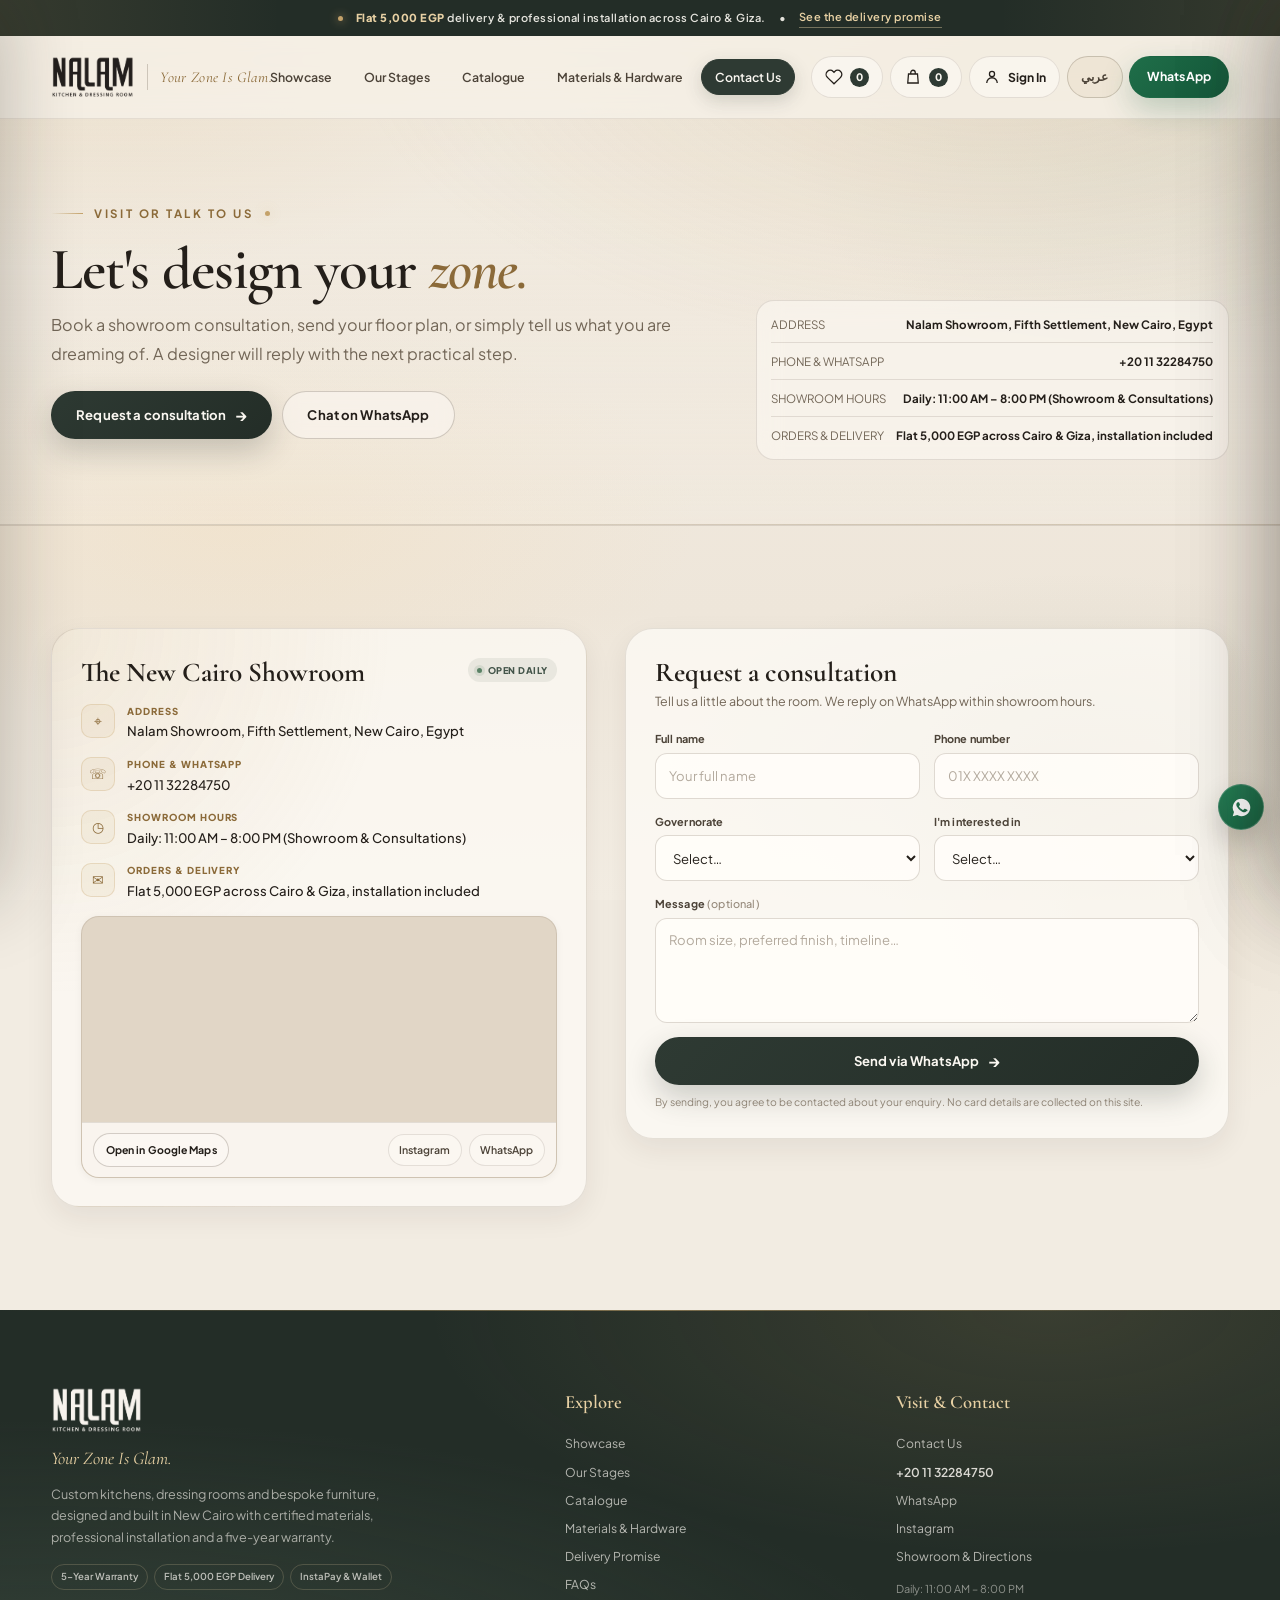
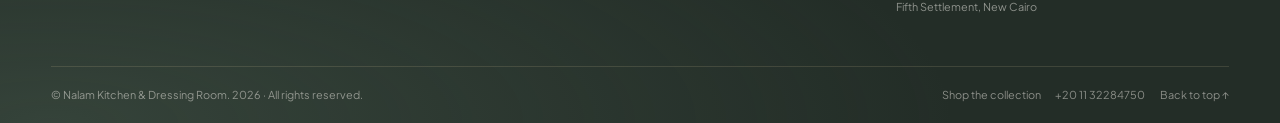
<file: contact.html>
<!DOCTYPE html>
<html lang="en" dir="ltr">
<head>
  <meta charset="UTF-8">
  <meta name="viewport" content="width=device-width, initial-scale=1.0">
  <title>Contact &amp; Showroom Consultation — Nalam New Cairo</title>
  <meta name="description" content="Visit the Nalam New Cairo showroom in Fifth Settlement or book a kitchen, dressing room and bespoke furniture consultation. Call, message on WhatsApp, or send your floor plan.">
  <meta name="robots" content="index, follow">
  <meta name="theme-color" content="#F2ECE2">
  <link rel="canonical" href="https://mody13255.github.io/Nalam-website/">
  <link rel="icon" type="image/png" href="assets/logo.png">
  <link rel="apple-touch-icon" href="assets/logo.png">
  <link rel="preconnect" href="https://fonts.googleapis.com">
  <link rel="preconnect" href="https://fonts.gstatic.com" crossorigin>
  <link href="https://fonts.googleapis.com/css2?family=Amiri:wght@400;700&family=Cairo:wght@400;500;600;700;800&family=Cormorant+Garamond:ital,wght@0,500;0,600;0,700;1,400;1,500;1,600&family=Plus+Jakarta+Sans:wght@400;500;600;700;800&display=swap" rel="stylesheet">
  <link rel="stylesheet" href="css/style.css">

  <meta property="og:type" content="website">
  <meta property="og:site_name" content="Nalam Kitchen &amp; Dressing Room">
  <meta property="og:locale" content="en_US">
  <meta property="og:locale:alternate" content="ar_EG">
  <meta property="og:title" content="Contact Nalam — New Cairo Showroom &amp; Consultations">
  <meta property="og:description" content="Book a private material consultation, see certified finishes in person, or send your dimensions on WhatsApp. Nalam, Fifth Settlement, New Cairo.">
  <meta property="og:url" content="https://mody13255.github.io/Nalam-website/">
  <meta property="og:image" content="https://mody13255.github.io/Nalam-website/assets/og-nalam.jpg">
  <meta property="og:image:secure_url" content="https://mody13255.github.io/Nalam-website/assets/og-nalam.jpg">
  <meta property="og:image:width" content="1200">
  <meta property="og:image:height" content="630">
  <meta property="og:image:alt" content="Nalam completed sage green kitchen with marble island and warm lighting in New Cairo">
  <meta property="og:phone_number" content="+20 11 32284750">
  <meta name="twitter:card" content="summary_large_image">
  <meta name="twitter:title" content="Contact Nalam — New Cairo Showroom">
  <meta name="twitter:description" content="Bespoke kitchens, dressing rooms and custom furniture. Visit our Fifth Settlement showroom or talk to a designer on WhatsApp.">
  <meta name="twitter:image" content="https://mody13255.github.io/Nalam-website/assets/og-nalam.jpg">
  <meta name="twitter:image:alt" content="Nalam completed sage green kitchen with marble island and warm lighting">

  <script>
    !function(f,b,e,v,n,t,s){if(f.fbq)return;n=f.fbq=function(){n.callMethod?n.callMethod.apply(n,arguments):n.queue.push(arguments)};if(!f._fbq)f._fbq=n;n.push=n;n.loaded=!0;n.version='2.0';n.queue=[];t=b.createElement(e);t.async=!0;t.src=v;s=b.getElementsByTagName(e)[0];s.parentNode.insertBefore(t,s)}(window,document,'script','https://connect.facebook.net/en_US/fbevents.js');
    window.NALAM_META_PIXEL_ID = 'YOUR_PIXEL_ID_HERE';
    window.NALAM_PIXEL_READY = false;
    if (window.NALAM_META_PIXEL_ID && window.NALAM_META_PIXEL_ID !== 'YOUR_PIXEL_ID_HERE') {
      fbq('init', window.NALAM_META_PIXEL_ID);
      fbq('track', 'PageView');
      window.NALAM_PIXEL_READY = true;
    }
  </script>

  <script type="application/ld+json">
  {
    "@context": "https://schema.org",
    "@type": "ContactPage",
    "name": "Contact Nalam Kitchen & Dressing Room",
    "url": "https://mody13255.github.io/Nalam-website/contact.html",
    "mainEntity": {
      "@type": "FurnitureStore",
      "name": "Nalam Kitchen & Dressing Room",
      "alternateName": "نالام",
      "image": "https://mody13255.github.io/Nalam-website/assets/og-nalam.jpg",
      "telephone": "+201132284750",
      "priceRange": "EGP 7,800 – EGP 189,000",
      "address": {
        "@type": "PostalAddress",
        "addressLocality": "New Cairo",
        "addressRegion": "Cairo Governorate",
        "addressCountry": "EG"
      },
      "openingHoursSpecification": {
        "@type": "OpeningHoursSpecification",
        "dayOfWeek": ["Monday", "Tuesday", "Wednesday", "Thursday", "Friday", "Saturday", "Sunday"],
        "opens": "11:00",
        "closes": "20:00"
      }
    }
  }
  </script>
</head>
<body data-page="contact"
      data-title-ar="تواصل مع نالام — معرض القاهرة الجديدة والاستشارات"
      data-description-ar="زر معرض نالام في التجمع الخامس بالقاهرة الجديدة أو احجز استشارة مطابخ ودريسينج روم وأثاث مخصص. اتصل أو راسلنا على واتساب أو أرسل مخططك."
      data-description-en="Visit the Nalam New Cairo showroom in Fifth Settlement or book a kitchen, dressing room and bespoke furniture consultation. Call, message on WhatsApp, or send your floor plan.">

  <a class="skip-link" href="#main">Skip to content</a>

  <header class="site-header" id="top">
    <div class="announcement">
      <div class="container announcement-inner">
        <span class="announcement-dot" aria-hidden="true"></span>
        <span data-i18n="announcement_text"><strong>Flat 5,000 EGP</strong> delivery &amp; professional installation across Cairo &amp; Giza.</span>
        <span class="desktop-only" aria-hidden="true">•</span>
        <a href="index.html#delivery" class="announcement-link" data-i18n="announcement_link">See the delivery promise</a>
      </div>
    </div>
    <div class="container header-inner">
      <div class="header-start">
        <button type="button" class="menu-btn" id="mobileMenuBtn" aria-label="Open menu" aria-expanded="false" aria-controls="mobileDrawer">
          <span aria-hidden="true">☰</span>
        </button>
        <a href="index.html" class="brand-lockup" aria-label="Nalam home">
          <img src="assets/logo.png" alt="Nalam — Kitchen &amp; Dressing Room" class="brand-logo" width="433" height="220">
          <span class="brand-divider" aria-hidden="true"></span>
          <span class="brand-slogan">Your Zone Is Glam.</span>
        </a>
      </div>

      <nav aria-label="Primary navigation">
        <ul class="nav-links">
          <li><a href="index.html#showcase" data-nav="showcase" data-i18n="nav_showcase">Showcase</a></li>
          <li><a href="index.html#stages" data-nav="stages" data-i18n="nav_stages">Our Stages</a></li>
          <li><a href="index.html#catalogue" data-nav="catalogue" data-i18n="nav_catalogue">Catalogue</a></li>
          <li><a href="index.html#materials" data-nav="materials" data-i18n="nav_materials">Materials &amp; Hardware</a></li>
          <li><a href="#contact" class="active" data-nav="contact" data-i18n="nav_contact">Contact Us</a></li>
        </ul>
      </nav>

      <div class="header-actions">
        <button type="button" class="icon-btn" data-open-wishlist aria-label="Open wishlist">
          <svg class="icon" width="18" height="18" viewBox="0 0 24 24" fill="none" stroke="currentColor" stroke-width="1.7" aria-hidden="true"><path d="M20.8 4.6a5.5 5.5 0 0 0-7.8 0L12 5.7l-1.1-1.1a5.5 5.5 0 0 0-7.8 7.8l1.1 1.1L12 21l7.8-7.5 1.1-1.1a5.5 5.5 0 0 0-.1-7.8Z"/></svg>
          <span class="badge-count" data-wish-badge>0</span>
        </button>
        <button type="button" class="icon-btn" data-open-cart aria-label="Open shopping cart">
          <svg class="icon" width="18" height="18" viewBox="0 0 24 24" fill="none" stroke="currentColor" stroke-width="1.7" aria-hidden="true"><path d="M6 8h12l1 12H5L6 8Z"/><path d="M9 8V6a3 3 0 0 1 6 0v2"/></svg>
          <span class="badge-count" data-cart-badge>0</span>
        </button>
        <button type="button" class="icon-btn" data-open-auth aria-label="Open account">
          <svg class="icon" width="18" height="18" viewBox="0 0 24 24" fill="none" stroke="currentColor" stroke-width="1.7" aria-hidden="true"><circle cx="12" cy="8" r="3.4"/><path d="M5 20a7 7 0 0 1 14 0"/></svg>
          <span class="icon-btn-label" data-account-label>Sign In</span>
        </button>
        <button type="button" class="lang-toggle" data-lang-toggle aria-label="Switch language">
          <span data-i18n="lang_btn">عربي</span>
        </button>
        <a href="https://wa.me/201132284750" target="_blank" rel="noopener noreferrer" class="btn btn-wa header-wa" data-i18n="nav_wa">WhatsApp</a>
      </div>
    </div>
  </header>

  <div class="mobile-drawer-backdrop" id="mobileDrawerBackdrop"></div>
  <aside class="mobile-drawer" id="mobileDrawer" aria-label="Mobile navigation" aria-hidden="true">
    <div class="mobile-drawer-head">
      <img src="assets/logo.png" alt="Nalam" width="433" height="220">
      <button type="button" class="drawer-close" id="mobileDrawerCloseBtn" aria-label="Close menu">&times;</button>
    </div>
    <nav aria-label="Mobile primary navigation">
      <ul class="mobile-drawer-links">
        <li><a href="index.html#showcase" data-i18n="nav_showcase">Showcase</a></li>
        <li><a href="index.html#stages" data-i18n="nav_stages">Our Stages</a></li>
        <li><a href="index.html#catalogue" data-i18n="nav_catalogue">Catalogue</a></li>
        <li><a href="index.html#materials" data-i18n="nav_materials">Materials &amp; Hardware</a></li>
        <li><a href="index.html#delivery" data-i18n="nav_delivery">Delivery Promise</a></li>
        <li><a href="#contact" data-i18n="nav_contact">Contact Us</a></li>
      </ul>
    </nav>
    <div class="mobile-drawer-actions">
      <button type="button" class="btn btn-outline btn-block" data-open-auth>
        <span data-account-label>Sign In</span>
      </button>
      <button type="button" class="btn btn-outline btn-block" data-open-wishlist>
        <span data-i18n="nav_wishlist">Wishlist</span>
      </button>
      <a href="https://wa.me/201132284750" target="_blank" rel="noopener noreferrer" class="btn btn-wa btn-block" data-i18n="nav_wa">WhatsApp</a>
    </div>
    <div class="mobile-drawer-meta">
      <a href="tel:+201132284750" dir="ltr">+20 11 32284750</a>
      <span data-config-hours>Daily: 11:00 AM – 8:00 PM (Showroom &amp; Consultations)</span>
    </div>
  </aside>

  <main id="main">
    <section class="page-hero">
      <div class="container page-hero-grid">
        <div class="reveal">
          <div class="eyebrow" data-i18n="contact_eyebrow">VISIT OR TALK TO US</div>
          <h1 class="section-title" data-i18n="contact_title">Let's design your <em>zone.</em></h1>
          <p class="section-lead" data-i18n="contact_lead">Book a showroom consultation, send your floor plan, or simply tell us what you are dreaming of. A designer will reply with the next practical step.</p>
          <div class="hero-actions" style="margin-top: 1.4rem;">
            <a href="#contact-form" class="btn btn-primary">
              <span data-i18n="contact_form_title">Request a consultation</span>
              <span class="arrow" aria-hidden="true">→</span>
            </a>
            <a href="https://wa.me/201132284750" target="_blank" rel="noopener noreferrer" class="btn btn-outline" data-i18n="btn_wa_direct">Chat on WhatsApp</a>
          </div>
        </div>
        <div class="page-hero-meta reveal">
          <div class="page-hero-meta-item">
            <span data-i18n="showroom_address_label">ADDRESS</span>
            <strong data-i18n="showroom_address">Nalam Showroom, Fifth Settlement, New Cairo, Egypt</strong>
          </div>
          <div class="page-hero-meta-item">
            <span data-i18n="showroom_phone_label">PHONE &amp; WHATSAPP</span>
            <a href="tel:+201132284750" dir="ltr">+20 11 32284750</a>
          </div>
          <div class="page-hero-meta-item">
            <span data-i18n="showroom_hours_label">SHOWROOM HOURS</span>
            <strong data-i18n="showroom_hours">Daily: 11:00 AM – 8:00 PM (Showroom &amp; Consultations)</strong>
          </div>
          <div class="page-hero-meta-item">
            <span data-i18n="showroom_orders_label">ORDERS &amp; DELIVERY</span>
            <strong data-i18n="showroom_orders">Flat 5,000 EGP across Cairo &amp; Giza, installation included</strong>
          </div>
        </div>
      </div>
    </section>

    <section class="contact-section section-pad" id="contact">
      <div class="container">
        <div class="contact-grid">
          <div class="showroom-card reveal">
            <div class="showroom-top">
              <h3 data-i18n="showroom_title">The New Cairo Showroom</h3>
              <span class="showroom-open" data-i18n="showroom_open">Open daily</span>
            </div>
            <div class="showroom-item">
              <div class="showroom-icon" aria-hidden="true">⌖</div>
              <div>
                <h4 data-i18n="showroom_address_label">ADDRESS</h4>
                <p data-i18n="showroom_address">Nalam Showroom, Fifth Settlement, New Cairo, Egypt</p>
              </div>
            </div>
            <div class="showroom-item">
              <div class="showroom-icon" aria-hidden="true">☏</div>
              <div>
                <h4 data-i18n="showroom_phone_label">PHONE &amp; WHATSAPP</h4>
                <p><a href="tel:+201132284750" dir="ltr">+20 11 32284750</a></p>
              </div>
            </div>
            <div class="showroom-item">
              <div class="showroom-icon" aria-hidden="true">◷</div>
              <div>
                <h4 data-i18n="showroom_hours_label">SHOWROOM HOURS</h4>
                <p data-i18n="showroom_hours">Daily: 11:00 AM – 8:00 PM (Showroom &amp; Consultations)</p>
              </div>
            </div>
            <div class="showroom-item">
              <div class="showroom-icon" aria-hidden="true">✉</div>
              <div>
                <h4 data-i18n="showroom_orders_label">ORDERS &amp; DELIVERY</h4>
                <p data-i18n="showroom_orders">Flat 5,000 EGP across Cairo &amp; Giza, installation included</p>
              </div>
            </div>
            <div class="map-box">
              <iframe src="https://maps.google.com/maps?q=New%20Cairo,%20Cairo%20Governorate,%20Egypt&t=&amp;z=13&amp;ie=UTF8&amp;iwloc=&amp;output=embed" title="Nalam showroom location in New Cairo" loading="lazy" referrerpolicy="no-referrer-when-downgrade"></iframe>
              <div class="map-bar">
                <a href="https://maps.app.goo.gl/vt4eZUMmj4ZkwLQM6" target="_blank" rel="noopener noreferrer" class="btn btn-outline btn-sm" data-i18n="showroom_map_cta">Open in Google Maps</a>
                <div class="showroom-socials">
                  <a class="social-chip" href="https://www.instagram.com/nalam.kitchen.dressingroom/" target="_blank" rel="noopener noreferrer">Instagram</a>
                  <a class="social-chip" href="https://wa.me/201132284750" target="_blank" rel="noopener noreferrer">WhatsApp</a>
                </div>
              </div>
            </div>
          </div>

          <form class="contact-form reveal" id="contactForm" novalidate>
            <div class="contact-form-head" id="contact-form">
              <h3 data-i18n="contact_form_title">Request a consultation</h3>
              <p data-i18n="contact_form_sub">Tell us a little about the room. We reply on WhatsApp within showroom hours.</p>
            </div>
            <div class="form-grid">
              <div class="form-field">
                <label for="contactName" data-i18n="form_name">Full name</label>
                <input type="text" id="contactName" name="name" autocomplete="name" placeholder="Your full name" required>
                <span class="field-error" data-error-for="contactName"></span>
              </div>
              <div class="form-field">
                <label for="contactPhone" data-i18n="form_phone">Phone number</label>
                <input type="tel" id="contactPhone" name="phone" autocomplete="tel" inputmode="tel" placeholder="01X XXXX XXXX" dir="ltr" required>
                <span class="field-error" data-error-for="contactPhone"></span>
              </div>
              <div class="form-field">
                <label for="contactGov" data-i18n="form_governorate">Governorate</label>
                <select id="contactGov" name="governorate" required>
                  <option value="" data-i18n="form_select">Select…</option>
                  <option value="Cairo" data-i18n="gov_cairo">Cairo</option>
                  <option value="Giza" data-i18n="gov_giza">Giza</option>
                </select>
                <span class="field-error" data-error-for="contactGov"></span>
              </div>
              <div class="form-field">
                <label for="contactInterest" data-i18n="form_interest">I'm interested in</label>
                <select id="contactInterest" name="interest" required>
                  <option value="" data-i18n="form_select">Select…</option>
                  <option value="Kitchen" data-i18n="interest_kitchen">Kitchen</option>
                  <option value="Dressing room" data-i18n="interest_dressing">Dressing room</option>
                  <option value="Bedroom" data-i18n="interest_bedroom">Bedroom</option>
                  <option value="Full home" data-i18n="interest_full">Full home</option>
                  <option value="Other" data-i18n="interest_other">Other</option>
                </select>
                <span class="field-error" data-error-for="contactInterest"></span>
              </div>
              <div class="form-field full">
                <label for="contactMessage" data-i18n="form_message">Message <span>(optional)</span></label>
                <textarea id="contactMessage" name="message" placeholder="Room size, preferred finish, timeline…"></textarea>
              </div>
            </div>
            <button type="submit" class="btn btn-primary btn-block" style="margin-top: 0.9rem;">
              <span data-i18n="form_submit">Send via WhatsApp</span>
              <span class="arrow" aria-hidden="true">→</span>
            </button>
            <p class="form-note" style="margin-top: 0.55rem;" data-i18n="form_note">By sending, you agree to be contacted about your enquiry. No card details are collected on this site.</p>
            <div class="form-success" id="contactSuccess" role="status" data-i18n="form_success">Thank you — your message is ready in WhatsApp. Send it and our team will reply shortly.</div>
          </form>
        </div>
      </div>
    </section>
  </main>

  <footer class="site-footer">
    <div class="container footer-grid">
      <div class="footer-brand">
        <img src="assets/logo-light.png" alt="Nalam — Kitchen &amp; Dressing Room" class="footer-logo" width="433" height="220">
        <p class="footer-slogan">Your Zone Is Glam.</p>
        <p class="footer-desc" data-i18n="footer_desc">Custom kitchens, dressing rooms and bespoke furniture, designed and built in New Cairo with certified materials, professional installation and a five-year warranty.</p>
        <div class="footer-badges">
          <span class="footer-badge" data-i18n="footer_badge_1">5-Year Warranty</span>
          <span class="footer-badge" data-i18n="footer_badge_2">Flat 5,000 EGP Delivery</span>
          <span class="footer-badge" data-i18n="footer_badge_3">InstaPay &amp; Wallet</span>
        </div>
      </div>

      <div class="footer-col">
        <h4 data-i18n="footer_explore">Explore</h4>
        <div class="footer-links">
          <a href="index.html#showcase" data-i18n="nav_showcase">Showcase</a>
          <a href="index.html#stages" data-i18n="nav_stages">Our Stages</a>
          <a href="index.html#catalogue" data-i18n="nav_catalogue">Catalogue</a>
          <a href="index.html#materials" data-i18n="nav_materials">Materials &amp; Hardware</a>
          <a href="index.html#delivery" data-i18n="nav_delivery">Delivery Promise</a>
          <a href="index.html#faq" data-i18n="footer_faq">FAQs</a>
        </div>
      </div>

      <div class="footer-col">
        <h4 data-i18n="footer_visit">Visit &amp; Contact</h4>
        <div class="footer-links">
          <a href="#contact" data-i18n="nav_contact">Contact Us</a>
          <a href="tel:+201132284750" dir="ltr" class="tel-link">+20 11 32284750</a>
          <a href="https://wa.me/201132284750" target="_blank" rel="noopener noreferrer">WhatsApp</a>
          <a href="https://www.instagram.com/nalam.kitchen.dressingroom/" target="_blank" rel="noopener noreferrer">Instagram</a>
          <a href="contact.html" data-i18n="footer_showroom_page">Showroom &amp; Directions</a>
        </div>
        <p class="footer-hours" data-i18n="footer_hours">Daily: 11:00 AM – 8:00 PM<br>Fifth Settlement, New Cairo</p>
      </div>
    </div>
    <div class="container footer-bottom">
      <span>© <span data-i18n="footer_copyright_prefix">Nalam Kitchen &amp; Dressing Room.</span> <span id="footerYear">2026</span> · <span data-i18n="footer_copyright_suffix">All rights reserved.</span></span>
      <div class="footer-bottom-links">
        <a href="index.html#catalogue" data-i18n="footer_shop">Shop the collection</a>
        <a href="tel:+201132284750" dir="ltr">+20 11 32284750</a>
        <a href="#top" data-i18n="footer_back_top">Back to top ↑</a>
      </div>
    </div>
  </footer>

  <div class="side-drawer-backdrop" id="cartBackdrop" data-close-cart></div>
  <aside class="side-drawer" id="cartDrawer" role="dialog" aria-modal="true" aria-labelledby="cartDrawerTitle" aria-hidden="true">
    <div class="drawer-head">
      <div class="drawer-title-wrap">
        <div class="drawer-eyebrow" data-i18n="cart_eyebrow">YOUR SELECTION</div>
        <h3 id="cartDrawerTitle" data-i18n="cart_title">Shopping cart</h3>
        <span class="drawer-head-meta" id="cartHeadMeta">0 items · Cairo &amp; Giza delivery</span>
      </div>
      <button type="button" class="drawer-close" data-close-cart aria-label="Close cart">&times;</button>
    </div>

    <div class="drawer-scroll">
      <div class="drawer-section" id="cartItemsSection">
        <div class="drawer-section-head">
          <h4 data-i18n="cart_items_heading">YOUR PIECES</h4>
          <span id="cartItemsCount">0 items</span>
        </div>
        <div class="cart-items" id="cartItems"></div>
      </div>

      <div class="empty-state" id="cartEmptyState" hidden>
        <div class="empty-icon" aria-hidden="true">◇</div>
        <h4 data-i18n="cart_empty_title">Your cart is still empty.</h4>
        <p data-i18n="cart_empty_desc">Browse the collection and add a piece to begin. Delivery stays a flat 5,000 EGP whenever you are ready.</p>
        <button type="button" class="btn btn-primary btn-sm" data-close-cart data-scroll-catalogue data-i18n="cart_empty_cta">Explore the catalogue</button>
      </div>

      <form class="checkout-form" id="checkoutForm" novalidate hidden>
        <div class="checkout-block">
          <div class="checkout-step-head">
            <h4><span aria-hidden="true">1</span><span data-i18n="checkout_step_details">Delivery details</span></h4>
            <small data-i18n="checkout_required">All fields required</small>
          </div>
          <div class="checkout-fields">
            <div class="checkout-field full">
              <label for="checkoutName" data-i18n="checkout_name">Customer name</label>
              <input type="text" id="checkoutName" name="customerName" autocomplete="name" placeholder="Full name" required>
              <span class="field-error" data-error-for="checkoutName"></span>
            </div>
            <div class="checkout-field">
              <label for="checkoutPhone" data-i18n="checkout_phone">Phone number</label>
              <input type="tel" id="checkoutPhone" name="customerPhone" autocomplete="tel" inputmode="tel" placeholder="01X XXXX XXXX" dir="ltr" required>
              <span class="field-error" data-error-for="checkoutPhone"></span>
            </div>
            <div class="checkout-field">
              <label for="checkoutGov" data-i18n="checkout_gov">Governorate</label>
              <select id="checkoutGov" name="governorate" required>
                <option value="" data-i18n="form_select">Select…</option>
                <option value="Cairo" data-i18n="gov_cairo">Cairo</option>
                <option value="Giza" data-i18n="gov_giza">Giza</option>
              </select>
              <span class="field-error" data-error-for="checkoutGov"></span>
            </div>
            <div class="checkout-field">
              <label for="checkoutFloor" data-i18n="checkout_floor">Floor number <span>(installation logistics)</span></label>
              <select id="checkoutFloor" name="floor" required>
                <option value="" data-i18n="form_select">Select…</option>
                <option value="0" data-i18n="floor_ground">Ground floor</option>
                <option value="1">1</option>
                <option value="2">2</option>
                <option value="higher" data-i18n="floor_higher">Higher</option>
              </select>
              <span class="field-error" data-error-for="checkoutFloor"></span>
            </div>
          </div>
          <div class="checkout-account-note" id="checkoutAccountNote">
            <span data-i18n="checkout_account_required">An account is required to confirm your order. Your cart is saved and resumes after sign-in.</span>
          </div>
        </div>

        <div class="checkout-block">
          <div class="checkout-step-head">
            <h4><span aria-hidden="true">2</span><span data-i18n="checkout_step_payment">Payment method</span></h4>
            <small data-i18n="checkout_no_card">No card details collected</small>
          </div>
          <div class="payment-options" role="radiogroup" aria-label="Payment method">
            <label class="payment-option">
              <input type="radio" name="paymentMethod" value="InstaPay" required>
              <span class="payment-card">
                <span class="payment-card-icon" aria-hidden="true">iP</span>
                <span>
                  <strong>InstaPay</strong>
                  <small data-i18n="payment_instapay_sub">Transfer to our InstaPay handle</small>
                </span>
              </span>
            </label>
            <label class="payment-option">
              <input type="radio" name="paymentMethod" value="Mobile Wallet" required>
              <span class="payment-card">
                <span class="payment-card-icon" aria-hidden="true">₪</span>
                <span>
                  <strong data-i18n="payment_wallet">Mobile Wallet</strong>
                  <small data-i18n="payment_wallet_sub">Send to our wallet number</small>
                </span>
              </span>
            </label>
          </div>
          <div class="instapay-box" id="paymentDetailsBox">
            <div class="instapay-row">
              <span data-i18n="payment_details_label">Payment details</span>
              <button type="button" class="copy-btn" data-copy-target="paymentDetailValue" data-i18n="copy">Copy</button>
            </div>
            <code id="paymentDetailValue">nalam@instapay</code>
            <p class="instapay-note" id="paymentDetailNote" data-i18n="payment_instapay_note">Send the total, then share the receipt on WhatsApp. We confirm your production slot the same day.</p>
          </div>
          <span class="field-error" data-error-for="paymentMethod"></span>
        </div>
      </form>
    </div>

    <div class="drawer-footer" id="cartFooter">
      <div class="flat-rate-badge" id="flatRateBadge">
        <span><strong data-i18n="delivery_badge_strong">Flat-Rate Delivery:</strong> <span data-i18n="delivery_badge_text">Same 5,000 EGP fee whether you order 1 item or a full room.</span></span>
      </div>
      <div class="summary-rows">
        <div class="summary-row"><span data-i18n="summary_items">Items</span><strong id="summaryItems">0 EGP</strong></div>
        <div class="summary-row"><span data-i18n="summary_delivery">Delivery</span><strong id="summaryDelivery">0 EGP</strong></div>
        <div class="summary-row" id="summarySurchargeRow" hidden><span data-i18n="summary_surcharge">Higher-floor surcharge</span><strong id="summarySurcharge">0 EGP</strong></div>
        <div class="summary-row total"><span data-i18n="summary_total">Total</span><span id="summaryTotal">0 EGP</span></div>
      </div>
      <p class="checkout-note" id="deliveryPromiseNote" data-i18n="delivery_note">Flat-rate 5,000 EGP delivery &amp; professional installation across anywhere in Cairo &amp; Giza (up to 2nd floor) applies to any order size, whether single pieces or full rooms.</p>
      <div class="checkout-success" id="checkoutSuccess" role="status"></div>
      <button type="button" class="btn btn-wa drawer-cta" id="confirmOrderBtn" hidden>
        <span data-i18n="checkout_confirm">Confirm Order &amp; Send via WhatsApp</span>
        <span class="arrow" aria-hidden="true">→</span>
      </button>
      <p class="secure-line" data-i18n="checkout_secure">Secure summary · payment confirmed by our team on WhatsApp</p>
    </div>
  </aside>

  <div class="side-drawer-backdrop" id="wishlistBackdrop" data-close-wishlist></div>
  <aside class="side-drawer" id="wishlistDrawer" role="dialog" aria-modal="true" aria-labelledby="wishlistDrawerTitle" aria-hidden="true">
    <div class="drawer-head">
      <div class="drawer-title-wrap">
        <div class="drawer-eyebrow" data-i18n="wishlist_eyebrow">SAVED FOR LATER</div>
        <h3 id="wishlistDrawerTitle" data-i18n="wishlist_title">Wishlist</h3>
        <span class="drawer-head-meta" id="wishlistHeadMeta">0 saved pieces</span>
      </div>
      <button type="button" class="drawer-close" data-close-wishlist aria-label="Close wishlist">&times;</button>
    </div>
    <div class="drawer-scroll">
      <div class="wishlist-items" id="wishlistItems"></div>
      <div class="empty-state" id="wishlistEmptyState" hidden>
        <div class="empty-icon" aria-hidden="true">♡</div>
        <h4 data-i18n="wishlist_empty_title">Nothing saved yet.</h4>
        <p data-i18n="wishlist_empty_desc">Tap the heart on any piece to keep it here while you decide.</p>
        <button type="button" class="btn btn-primary btn-sm" data-close-wishlist data-scroll-catalogue data-i18n="wishlist_empty_cta">Browse the collection</button>
      </div>
    </div>
    <div class="drawer-footer">
      <p class="checkout-note" data-i18n="wishlist_note">Saved pieces stay on this device. Add a piece to your cart whenever you are ready.</p>
      <button type="button" class="btn btn-primary drawer-cta" data-close-wishlist data-scroll-catalogue data-i18n="wishlist_cta">Continue browsing</button>
    </div>
  </aside>

  <div class="modal-backdrop" id="authModalBackdrop">
    <div class="auth-panel" role="dialog" aria-modal="true" aria-labelledby="authTitle">
      <button type="button" class="modal-close" data-close-auth aria-label="Close account window">&times;</button>
      <div class="auth-visual">
        <img src="assets/room-furnished.jpg" alt="Completed Nalam kitchen" class="auth-visual-bg" width="1280" height="720" loading="lazy">
        <div class="auth-visual-content">
          <img src="assets/logo-light.png" alt="Nalam" class="auth-visual-logo" width="433" height="220">
          <div>
            <h3 data-i18n="auth_visual_title">Your home, considered.</h3>
            <p data-i18n="auth_visual_desc">One account for your orders, delivery details and warranty record — kept quietly on this device.</p>
            <div class="auth-benefits">
              <span class="auth-benefit" data-i18n="auth_benefit_1">Resume your cart exactly where you left it</span>
              <span class="auth-benefit" data-i18n="auth_benefit_2">Keep your delivery and floor details ready</span>
              <span class="auth-benefit" data-i18n="auth_benefit_3">Access your order history and warranty record</span>
            </div>
          </div>
        </div>
      </div>

      <div class="auth-content">
        <div class="auth-mobile-logo"><img src="assets/logo.png" alt="Nalam" width="433" height="220"></div>

        <div id="authForms">
          <div class="auth-heading">
            <h2 id="authTitle" data-i18n="auth_title">Welcome back.</h2>
            <p id="authSubtitle" data-i18n="auth_subtitle">Sign in to confirm your order and keep your details in one place.</p>
          </div>
          <div class="auth-tabs" role="tablist" aria-label="Account access">
            <button type="button" class="auth-tab active" id="signInTab" role="tab" aria-selected="true" aria-controls="signInForm" data-auth-tab="signin" data-i18n="auth_tab_signin">Sign In</button>
            <button type="button" class="auth-tab" id="signUpTab" role="tab" aria-selected="false" aria-controls="signUpForm" data-auth-tab="signup" data-i18n="auth_tab_signup">Create Account</button>
          </div>
          <div class="auth-banner" id="authBanner" role="status"></div>

          <form class="auth-form" id="signInForm" novalidate>
            <div class="form-field full">
              <label for="signInEmail" data-i18n="auth_email">Email address</label>
              <input type="email" id="signInEmail" name="email" autocomplete="email" placeholder="you@example.com" required>
              <span class="field-error" data-error-for="signInEmail"></span>
            </div>
            <div class="form-field full">
              <label for="signInPassword" data-i18n="auth_password">Password</label>
              <div class="input-wrap">
                <input type="password" id="signInPassword" name="password" autocomplete="current-password" placeholder="Your password" required>
                <button type="button" class="toggle-pass" data-toggle-password="signInPassword" aria-label="Show password">Show</button>
              </div>
              <span class="field-error" data-error-for="signInPassword"></span>
            </div>
            <button type="submit" class="btn btn-primary btn-block full" data-i18n="auth_signin_cta">Sign In &amp; Continue</button>
            <p class="auth-footnote full" data-i18n="auth_footnote">This showroom website keeps accounts locally on your device. Your password is hashed before storage; never reuse a sensitive password.</p>
            <div class="auth-support">
              <span data-i18n="auth_support">Need help with your account?</span>
              <a href="https://wa.me/201132284750" target="_blank" rel="noopener noreferrer">WhatsApp</a>
            </div>
          </form>

          <form class="auth-form" id="signUpForm" novalidate hidden>
            <div class="form-field full">
              <label for="signUpName" data-i18n="auth_name">Full name</label>
              <input type="text" id="signUpName" name="name" autocomplete="name" placeholder="Your full name" required>
              <span class="field-error" data-error-for="signUpName"></span>
            </div>
            <div class="form-field">
              <label for="signUpPhone" data-i18n="auth_phone">Phone number</label>
              <input type="tel" id="signUpPhone" name="phone" autocomplete="tel" inputmode="tel" placeholder="01X XXXX XXXX" dir="ltr" required>
              <span class="field-error" data-error-for="signUpPhone"></span>
            </div>
            <div class="form-field">
              <label for="signUpGov" data-i18n="auth_gov">Governorate</label>
              <select id="signUpGov" name="governorate" required>
                <option value="" data-i18n="form_select">Select…</option>
                <option value="Cairo" data-i18n="gov_cairo">Cairo</option>
                <option value="Giza" data-i18n="gov_giza">Giza</option>
              </select>
              <span class="field-error" data-error-for="signUpGov"></span>
            </div>
            <div class="form-field full">
              <label for="signUpEmail" data-i18n="auth_email">Email address</label>
              <input type="email" id="signUpEmail" name="email" autocomplete="email" placeholder="you@example.com" required>
              <span class="field-error" data-error-for="signUpEmail"></span>
            </div>
            <div class="form-field">
              <label for="signUpPassword" data-i18n="auth_password">Password</label>
              <div class="input-wrap">
                <input type="password" id="signUpPassword" name="password" autocomplete="new-password" placeholder="At least 8 characters" required minlength="8">
                <button type="button" class="toggle-pass" data-toggle-password="signUpPassword" aria-label="Show password">Show</button>
              </div>
              <div class="password-meter"><span id="passwordMeter"></span></div>
              <span class="field-error" data-error-for="signUpPassword"></span>
            </div>
            <div class="form-field">
              <label for="signUpConfirm" data-i18n="auth_confirm">Confirm password</label>
              <div class="input-wrap">
                <input type="password" id="signUpConfirm" name="confirm" autocomplete="new-password" placeholder="Repeat password" required>
                <button type="button" class="toggle-pass" data-toggle-password="signUpConfirm" aria-label="Show password">Show</button>
              </div>
              <span class="field-error" data-error-for="signUpConfirm"></span>
            </div>
            <button type="submit" class="btn btn-gold btn-block full" data-i18n="auth_signup_cta">Create Account</button>
            <p class="auth-footnote full" data-i18n="auth_signup_note">By creating an account you agree to be contacted about your orders and consultations. No card details are stored.</p>
            <div class="auth-support">
              <span data-i18n="auth_support">Need help with your account?</span>
              <a href="tel:+201132284750" dir="ltr">+20 11 32284750</a>
            </div>
          </form>
        </div>

        <div id="profilePanel" hidden>
          <div class="profile-head">
            <div class="profile-avatar" id="profileAvatar" aria-hidden="true">N</div>
            <div>
              <h3 id="profileName">Nalam Customer</h3>
              <span id="profileEmail">you@example.com</span>
            </div>
          </div>
          <div class="profile-stats">
            <div class="profile-stat"><strong id="profileOrdersCount">0</strong><span data-i18n="profile_stat_orders">Orders</span></div>
            <div class="profile-stat"><strong id="profileWishCount">0</strong><span data-i18n="profile_stat_wishlist">Wishlist</span></div>
            <div class="profile-stat"><strong id="profileCartCount">0</strong><span data-i18n="profile_stat_cart">In cart</span></div>
          </div>
          <div class="profile-orders">
            <h4 data-i18n="profile_recent_orders">Recent orders</h4>
            <div id="profileOrdersList"></div>
          </div>
          <div class="profile-actions">
            <button type="button" class="btn btn-primary" data-open-cart data-close-auth data-i18n="profile_view_cart">View cart</button>
            <button type="button" class="btn btn-outline" data-open-wishlist data-close-auth data-i18n="profile_view_wishlist">Wishlist</button>
            <button type="button" class="btn btn-ghost" id="signOutBtn" data-i18n="profile_signout">Sign Out</button>
          </div>
        </div>
      </div>
    </div>
  </div>

  <div class="toast" id="toast" role="status" aria-live="polite"></div>

  <div class="floating-actions">
    <a class="float-btn float-wa" href="https://wa.me/201132284750" target="_blank" rel="noopener noreferrer" aria-label="Chat with Nalam on WhatsApp">
      <svg width="21" height="21" viewBox="0 0 24 24" fill="currentColor" aria-hidden="true"><path d="M12 2a10 10 0 0 0-8.6 15.1L2 22l5.1-1.3A10 10 0 1 0 12 2Zm5.3 14.2c-.2.6-1.2 1.2-1.7 1.2-.5.1-1 .1-1.6-.1-.4-.2-1-.4-1.7-.8-3-1.4-4.9-4.5-5-4.7-.1-.2-1.2-1.6-1.2-3 0-1.5.8-2.2 1.1-2.5.3-.3.6-.4.8-.4h.6c.2 0 .5-.1.7.5l.9 2.2c.1.2.1.4 0 .6l-.4.6-.5.5c-.1.2-.3.3-.1.6.2.3.8 1.4 1.8 2.3 1.3 1.1 2.3 1.5 2.6 1.6.3.1.5.1.7-.1l1-1.2c.2-.3.4-.2.7-.1l2.1 1c.3.2.5.2.6.4.1.1.1.8-.2 1.4Z"/></svg>
    </a>
    <button type="button" class="float-btn float-top" id="backToTop" aria-label="Back to top">↑</button>
  </div>

  <script src="js/products.js"></script>
  <script src="js/main.js"></script>
</body>
</html>
</file>
<file: css/style.css>
/* ==========================================================================
   NALAM — Pebble & Glow
   Custom kitchens, dressing rooms and bespoke furniture
   ========================================================================== */

:root {
  --pebble-50: #FAF7F1;
  --pebble-100: #F3EDE3;
  --pebble-150: #ECE4D7;
  --pebble-200: #E1D6C6;
  --pebble-300: #CFC0AB;
  --pebble-400: #B7A58D;
  --pebble-500: #9A8670;
  --pebble-600: #7A6753;
  --pebble-700: #5B4D3D;
  --pebble-800: #3B3228;
  --pebble-900: #241F1A;

  --sage-900: #232D27;
  --sage-800: #2E3A33;
  --sage-700: #44554A;
  --sage-600: #566B5C;
  --sage-500: #6C8271;
  --sage-200: #C7D2C8;
  --sage-100: #E4EAE4;

  --champagne: #C4A26A;
  --champagne-light: #E8D1A4;
  --champagne-dark: #8B6A39;

  --ink: #241F1A;
  --ink-soft: #4C4338;
  --ink-muted: #726657;
  --ink-faint: #968A7B;

  --surface: rgba(253, 250, 245, 0.78);
  --surface-solid: #FCF9F4;
  --surface-deep: rgba(236, 228, 215, 0.72);
  --line: rgba(74, 60, 45, 0.13);
  --line-strong: rgba(74, 60, 45, 0.23);
  --line-light: rgba(255, 251, 244, 0.16);

  --glow-warm: rgba(205, 166, 102, 0.34);
  --glow-sage: rgba(95, 119, 100, 0.22);
  --glow-cream: rgba(255, 240, 210, 0.55);

  --shadow-xs: 0 2px 8px rgba(45, 35, 24, 0.05);
  --shadow-sm: 0 10px 28px rgba(45, 35, 24, 0.07);
  --shadow-md: 0 20px 50px rgba(45, 35, 24, 0.1);
  --shadow-lg: 0 34px 80px rgba(45, 35, 24, 0.14);
  --shadow-glow: 0 24px 70px rgba(173, 135, 76, 0.22);

  --radius-xs: 8px;
  --radius-sm: 12px;
  --radius-md: 18px;
  --radius-lg: 28px;
  --radius-xl: 38px;
  --radius-pill: 999px;

  --font-serif: 'Cormorant Garamond', Georgia, 'Times New Roman', serif;
  --font-sans: 'Plus Jakarta Sans', -apple-system, BlinkMacSystemFont, 'Segoe UI', sans-serif;
  --font-ar: 'Cairo', 'Tajawal', sans-serif;
  --font-ar-serif: 'Amiri', 'Cairo', serif;

  --announcement-h: 36px;
  --nav-h: 82px;
  --header-h: calc(var(--announcement-h) + var(--nav-h));

  --ease: cubic-bezier(0.22, 1, 0.36, 1);
  --ease-soft: cubic-bezier(0.4, 0, 0.2, 1);
  --transition: 0.35s var(--ease);
}

*,
*::before,
*::after {
  box-sizing: border-box;
  margin: 0;
  padding: 0;
}

[hidden] {
  display: none !important;
}

html {
  scroll-behavior: smooth;
  scroll-padding-top: calc(var(--header-h) + 18px);
  font-size: 16px;
  background: var(--pebble-100);
  color: var(--ink);
  -webkit-text-size-adjust: 100%;
}

body {
  font-family: var(--font-sans);
  color: var(--ink);
  line-height: 1.65;
  overflow-x: hidden;
  -webkit-font-smoothing: antialiased;
  text-rendering: optimizeLegibility;
  background-color: #F2ECE2;
  background-image:
    radial-gradient(ellipse 55% 40% at 8% 4%, rgba(225, 199, 158, 0.5), transparent 65%),
    radial-gradient(ellipse 45% 38% at 92% 16%, rgba(118, 143, 122, 0.16), transparent 68%),
    radial-gradient(ellipse 52% 34% at 18% 58%, rgba(244, 219, 179, 0.32), transparent 70%),
    radial-gradient(ellipse 46% 32% at 84% 86%, rgba(112, 133, 114, 0.13), transparent 70%),
    linear-gradient(180deg, #F6F1E8 0%, #F1EADF 35%, #EEE6DA 68%, #F4EEE4 100%);
  background-attachment: fixed;
}

html[dir="rtl"] body {
  font-family: var(--font-ar);
}

html[dir="rtl"] h1,
html[dir="rtl"] h2,
html[dir="rtl"] h3,
html[dir="rtl"] h4,
html[dir="rtl"] .serif {
  font-family: var(--font-ar-serif);
  letter-spacing: 0;
}

::selection {
  background: var(--sage-700);
  color: var(--pebble-50);
}

img,
video,
svg {
  max-width: 100%;
  display: block;
}

img {
  color: transparent;
}

a {
  color: inherit;
  text-decoration: none;
}

button,
input,
select,
textarea {
  font: inherit;
  color: inherit;
}

button {
  background: none;
  border: 0;
}

ul,
ol {
  list-style: none;
}

:focus-visible {
  outline: 3px solid rgba(86, 107, 92, 0.62);
  outline-offset: 3px;
  border-radius: 4px;
}

.sr-only {
  position: absolute !important;
  width: 1px;
  height: 1px;
  padding: 0;
  margin: -1px;
  overflow: hidden;
  clip: rect(0, 0, 0, 0);
  white-space: nowrap;
  border: 0;
}

.skip-link {
  position: fixed;
  top: 12px;
  inset-inline-start: 16px;
  z-index: 3000;
  padding: 0.7rem 1.2rem;
  border-radius: var(--radius-pill);
  background: var(--sage-900);
  color: var(--pebble-50);
  font-size: 0.84rem;
  font-weight: 700;
  transform: translateY(-160%);
  transition: transform var(--transition);
}

.skip-link:focus {
  transform: translateY(0);
}

.container {
  width: min(1280px, 92%);
  margin-inline: auto;
}

.container.narrow {
  width: min(1020px, 92%);
}

#main {
  position: relative;
  z-index: 1;
}

.site-footer {
  position: relative;
  z-index: 1;
}

.section-pad {
  padding-block: clamp(4.5rem, 8vw, 8rem);
}

.section-tight {
  padding-block: clamp(2.5rem, 5vw, 4.5rem);
}

.serif {
  font-family: var(--font-serif);
}

.eyebrow {
  display: inline-flex;
  align-items: center;
  gap: 0.7rem;
  margin-bottom: 1rem;
  color: var(--champagne-dark);
  font-size: 0.72rem;
  font-weight: 700;
  letter-spacing: 0.22em;
  text-transform: uppercase;
}

.eyebrow::before {
  content: '';
  width: 32px;
  height: 1px;
  background: linear-gradient(90deg, transparent, var(--champagne));
}

.eyebrow::after {
  content: '';
  width: 5px;
  height: 5px;
  border-radius: 50%;
  background: var(--champagne);
  box-shadow: 0 0 12px var(--glow-warm);
}

html[dir="rtl"] .eyebrow {
  letter-spacing: 0.03em;
  font-size: 0.82rem;
  text-transform: none;
}

.section-header {
  max-width: 690px;
  margin-bottom: clamp(2.4rem, 4vw, 3.6rem);
}

.section-header.centered {
  margin-inline: auto;
  text-align: center;
}

.section-header.centered .eyebrow {
  justify-content: center;
}

.section-title {
  font-family: var(--font-serif);
  font-size: clamp(2.3rem, 4.6vw, 4rem);
  font-weight: 600;
  line-height: 1.04;
  letter-spacing: -0.02em;
  color: var(--ink);
  margin-bottom: 0.9rem;
  text-wrap: balance;
}

.section-title em {
  color: var(--champagne-dark);
  font-style: italic;
}

.section-lead {
  max-width: 620px;
  color: var(--ink-muted);
  font-size: 1.01rem;
  line-height: 1.78;
}

.section-header.centered .section-lead {
  margin-inline: auto;
}

.section-kicker {
  font-size: 0.8rem;
  color: var(--ink-muted);
}

/* ==========================================================================
   Buttons and shared controls
   ========================================================================== */
.btn {
  position: relative;
  display: inline-flex;
  align-items: center;
  justify-content: center;
  gap: 0.55rem;
  min-height: 48px;
  padding: 0.78rem 1.5rem;
  border: 1px solid transparent;
  border-radius: var(--radius-pill);
  font-size: 0.82rem;
  font-weight: 700;
  letter-spacing: 0.01em;
  line-height: 1.1;
  cursor: pointer;
  overflow: hidden;
  isolation: isolate;
  transition: transform var(--transition), box-shadow var(--transition), background var(--transition), border-color var(--transition), color var(--transition);
  white-space: nowrap;
}

.btn::after {
  content: '';
  position: absolute;
  inset: 0;
  z-index: -1;
  background: linear-gradient(115deg, transparent 20%, rgba(255, 255, 255, 0.26) 48%, transparent 72%);
  transform: translateX(-130%);
  transition: transform 0.8s var(--ease);
}

.btn:hover::after {
  transform: translateX(130%);
}

.btn:hover {
  transform: translateY(-2px);
}

.btn:active {
  transform: translateY(0) scale(0.985);
}

.btn-primary {
  background: linear-gradient(135deg, var(--sage-800) 0%, var(--sage-900) 100%);
  color: var(--pebble-50);
  box-shadow: 0 12px 30px rgba(35, 45, 39, 0.22);
}

.btn-primary:hover {
  box-shadow: 0 18px 40px rgba(35, 45, 39, 0.3), 0 0 30px rgba(196, 162, 106, 0.14);
}

.btn-gold {
  background: linear-gradient(135deg, var(--champagne-light) 0%, var(--champagne) 48%, #B08C55 100%);
  color: #2A241C;
  box-shadow: 0 12px 30px rgba(173, 135, 76, 0.28);
}

.btn-gold:hover {
  box-shadow: 0 18px 42px rgba(173, 135, 76, 0.38);
}

.btn-outline {
  background: rgba(253, 250, 245, 0.52);
  border-color: var(--line-strong);
  color: var(--ink);
  backdrop-filter: blur(8px);
}

.btn-outline:hover {
  border-color: var(--champagne);
  background: rgba(255, 252, 247, 0.88);
  box-shadow: 0 12px 30px rgba(173, 135, 76, 0.14);
}

.btn-ghost {
  background: transparent;
  color: var(--ink-soft);
  border-color: transparent;
}

.btn-ghost:hover {
  background: rgba(255, 252, 247, 0.62);
}

.btn-wa {
  background: linear-gradient(135deg, #1F6E49 0%, #15583A 100%);
  color: #FFFFFF;
  box-shadow: 0 12px 30px rgba(21, 88, 58, 0.24);
}

.btn-wa:hover {
  background: linear-gradient(135deg, #258057 0%, #176141 100%);
  box-shadow: 0 18px 40px rgba(21, 88, 58, 0.32);
}

.btn-sm {
  min-height: 40px;
  padding: 0.55rem 1rem;
  font-size: 0.76rem;
}

.btn-block {
  width: 100%;
}

.btn[disabled],
.btn.is-disabled {
  opacity: 0.48;
  cursor: not-allowed;
  transform: none !important;
  box-shadow: none !important;
}

.btn[disabled]::after,
.btn.is-disabled::after {
  display: none;
}

.btn .arrow {
  font-size: 1rem;
  line-height: 1;
  transition: transform var(--transition);
}

.btn:hover .arrow {
  transform: translateX(3px);
}

html[dir="rtl"] .btn:hover .arrow {
  transform: translateX(-3px);
}

.icon-btn {
  position: relative;
  display: inline-flex;
  align-items: center;
  justify-content: center;
  gap: 0.4rem;
  height: 42px;
  min-width: 42px;
  padding: 0 0.85rem;
  border-radius: var(--radius-pill);
  border: 1px solid var(--line);
  background: rgba(253, 250, 245, 0.62);
  color: var(--ink);
  font-size: 0.76rem;
  font-weight: 700;
  cursor: pointer;
  transition: var(--transition);
}

.icon-btn:hover {
  border-color: var(--champagne);
  background: var(--surface-solid);
  box-shadow: var(--shadow-xs);
  transform: translateY(-1px);
}

.icon-btn .icon {
  font-size: 1rem;
  line-height: 1;
}

.badge-count {
  display: inline-flex;
  align-items: center;
  justify-content: center;
  min-width: 19px;
  height: 19px;
  padding: 0 5px;
  border-radius: var(--radius-pill);
  background: var(--sage-800);
  color: var(--pebble-50);
  font-size: 0.65rem;
  font-weight: 800;
  line-height: 1;
  transition: background var(--transition);
}

.badge-count.has-items {
  background: linear-gradient(135deg, var(--champagne-dark), var(--champagne));
  color: #231D16;
}

.badge-count.bump {
  animation: badgePop 0.45s var(--ease);
}

@keyframes badgePop {
  0% { transform: scale(1); }
  45% { transform: scale(1.38); }
  100% { transform: scale(1); }
}

/* ==========================================================================
   Header, announcement bar and navigation
   ========================================================================== */
.site-header {
  position: fixed;
  inset-inline: 0;
  top: 0;
  z-index: 1000;
  background: rgba(246, 241, 232, 0.82);
  border-bottom: 1px solid rgba(111, 94, 74, 0.12);
  backdrop-filter: blur(22px) saturate(130%);
  -webkit-backdrop-filter: blur(22px) saturate(130%);
  transition: box-shadow var(--transition), background var(--transition);
}

.site-header.is-scrolled {
  background: rgba(248, 244, 236, 0.94);
  box-shadow: 0 14px 40px rgba(45, 35, 24, 0.09);
}

.announcement {
  height: var(--announcement-h);
  background:
    linear-gradient(90deg, rgba(196, 162, 106, 0.12), transparent 22%, transparent 78%, rgba(196, 162, 106, 0.12)),
    var(--sage-900);
  color: rgba(250, 247, 241, 0.9);
}

.announcement-inner {
  height: 100%;
  display: flex;
  align-items: center;
  justify-content: center;
  gap: 0.8rem;
  font-size: 0.69rem;
  font-weight: 600;
  letter-spacing: 0.045em;
  text-align: center;
}

.announcement strong {
  color: var(--champagne-light);
  font-weight: 800;
}

.announcement-dot {
  width: 5px;
  height: 5px;
  border-radius: 50%;
  background: var(--champagne);
  box-shadow: 0 0 10px var(--champagne);
  flex-shrink: 0;
}

.announcement-link {
  color: var(--champagne-light);
  border-bottom: 1px solid rgba(232, 209, 164, 0.42);
  padding-bottom: 1px;
}

.announcement-link:hover {
  color: #FFFFFF;
}

.header-inner {
  height: var(--nav-h);
  display: flex;
  align-items: center;
  justify-content: space-between;
  gap: 1rem;
}

.header-start {
  display: flex;
  align-items: center;
  gap: 0.7rem;
  min-width: 0;
}

.brand-lockup {
  display: flex;
  align-items: center;
  gap: 0.8rem;
  flex-shrink: 0;
}

.brand-logo {
  height: 42px;
  width: auto;
  object-fit: contain;
}

.brand-divider {
  width: 1px;
  height: 26px;
  background: var(--line-strong);
}

.brand-slogan {
  font-family: var(--font-serif);
  font-style: italic;
  font-size: 0.94rem;
  letter-spacing: 0.02em;
  color: var(--champagne-dark);
  white-space: nowrap;
}

.nav-links {
  display: flex;
  align-items: center;
  gap: 0.28rem;
}

.nav-links a {
  display: inline-flex;
  align-items: center;
  min-height: 36px;
  padding: 0.42rem 0.8rem;
  border: 1px solid transparent;
  border-radius: var(--radius-pill);
  color: var(--ink-soft);
  font-size: 0.77rem;
  font-weight: 600;
  white-space: nowrap;
  transition: var(--transition);
}

.nav-links a:hover {
  color: var(--ink);
  background: rgba(255, 252, 247, 0.64);
  border-color: var(--line);
  transform: translateY(-1px);
}

.nav-links a.active {
  background: var(--sage-800);
  border-color: var(--sage-800);
  color: var(--pebble-50);
  box-shadow: 0 6px 18px rgba(46, 58, 51, 0.18);
}

.header-actions {
  display: flex;
  align-items: center;
  gap: 0.4rem;
  flex-shrink: 0;
}

.lang-toggle {
  display: inline-flex;
  align-items: center;
  justify-content: center;
  height: 42px;
  padding: 0 0.85rem;
  border-radius: var(--radius-pill);
  border: 1px solid var(--line-strong);
  background: rgba(196, 162, 106, 0.1);
  color: var(--ink-soft);
  font-size: 0.75rem;
  font-weight: 800;
  cursor: pointer;
  transition: var(--transition);
}

.lang-toggle:hover {
  border-color: var(--champagne);
  background: rgba(196, 162, 106, 0.18);
}

.header-wa {
  min-height: 42px;
  padding: 0.55rem 1.05rem;
  font-size: 0.77rem;
}

.menu-btn {
  display: none;
  width: 42px;
  height: 42px;
  align-items: center;
  justify-content: center;
  border: 1px solid var(--line-strong);
  border-radius: 50%;
  background: rgba(253, 250, 245, 0.64);
  color: var(--ink);
  font-size: 1.1rem;
  cursor: pointer;
  transition: var(--transition);
}

.menu-btn:hover {
  background: var(--surface-solid);
  border-color: var(--champagne);
}

/* Mobile drawer */
.mobile-drawer-backdrop {
  position: fixed;
  inset: 0;
  z-index: 1080;
  background: rgba(24, 20, 16, 0.52);
  backdrop-filter: blur(6px);
  opacity: 0;
  pointer-events: none;
  transition: opacity 0.3s ease;
}

.mobile-drawer-backdrop.open {
  opacity: 1;
  pointer-events: auto;
}

.mobile-drawer {
  position: fixed;
  top: 0;
  inset-inline-start: 0;
  bottom: 0;
  z-index: 1090;
  width: min(350px, 88vw);
  padding: 1.25rem 1.3rem 2rem;
  background:
    radial-gradient(ellipse at 15% 0%, rgba(196, 162, 106, 0.22), transparent 55%),
    linear-gradient(180deg, #F8F3EA 0%, #EDE4D6 100%);
  border-inline-end: 1px solid var(--line-strong);
  box-shadow: 24px 0 70px rgba(35, 28, 20, 0.24);
  display: flex;
  flex-direction: column;
  gap: 1.15rem;
  overflow-y: auto;
  transform: translateX(-105%);
  transition: transform 0.38s var(--ease);
}

html[dir="rtl"] .mobile-drawer {
  transform: translateX(105%);
}

.mobile-drawer.open {
  transform: translateX(0);
}

.mobile-drawer-head {
  display: flex;
  align-items: center;
  justify-content: space-between;
  padding-bottom: 0.9rem;
  border-bottom: 1px solid var(--line);
}

.mobile-drawer-head img {
  height: 36px;
  width: auto;
}

.mobile-drawer-links {
  display: flex;
  flex-direction: column;
  gap: 0.4rem;
}

.mobile-drawer-links a {
  display: flex;
  align-items: center;
  justify-content: space-between;
  padding: 0.75rem 0.9rem;
  border: 1px solid var(--line);
  border-radius: var(--radius-sm);
  background: rgba(253, 250, 245, 0.68);
  font-size: 0.9rem;
  font-weight: 600;
  color: var(--ink);
  transition: var(--transition);
}

.mobile-drawer-links a::after {
  content: '→';
  color: var(--champagne-dark);
  font-size: 0.9rem;
}

html[dir="rtl"] .mobile-drawer-links a::after {
  content: '←';
}

.mobile-drawer-links a:hover,
.mobile-drawer-links a.active {
  border-color: var(--champagne);
  background: var(--surface-solid);
}

.mobile-drawer-actions {
  display: flex;
  flex-direction: column;
  gap: 0.55rem;
  margin-top: auto;
  padding-top: 1rem;
  border-top: 1px solid var(--line);
}

.mobile-drawer-meta {
  display: flex;
  flex-direction: column;
  gap: 0.35rem;
  font-size: 0.78rem;
  color: var(--ink-muted);
}

.mobile-drawer-meta a {
  color: var(--ink);
  font-weight: 600;
}

.drawer-close {
  width: 40px;
  height: 40px;
  border: 1px solid var(--line-strong);
  border-radius: 50%;
  background: rgba(253, 250, 245, 0.7);
  color: var(--ink);
  font-size: 1.35rem;
  line-height: 1;
  cursor: pointer;
  display: grid;
  place-items: center;
  transition: var(--transition);
}

.drawer-close:hover {
  background: var(--sage-800);
  border-color: var(--sage-800);
  color: var(--pebble-50);
  transform: rotate(90deg);
}

/* ==========================================================================
   Hero — split scroll story
   ========================================================================== */
.hero-scroll-track {
  position: relative;
  height: 360vh;
}

.hero-sticky {
  position: sticky;
  top: 0;
  min-height: 100vh;
  min-height: 100svh;
  display: flex;
  align-items: center;
  padding-top: calc(var(--header-h) + 2.4rem);
  padding-bottom: 2.6rem;
  overflow: hidden;
}

.hero-sticky::before {
  content: '';
  position: absolute;
  top: 18%;
  inset-inline-end: -10%;
  width: 54vw;
  height: 54vw;
  max-width: 760px;
  max-height: 760px;
  border-radius: 50%;
  background: radial-gradient(circle, rgba(196, 162, 106, 0.25), rgba(196, 162, 106, 0.06) 42%, transparent 68%);
  filter: blur(18px);
  animation: driftGlow 14s ease-in-out infinite alternate;
  pointer-events: none;
}

.hero-sticky::after {
  content: '';
  position: absolute;
  bottom: -18%;
  inset-inline-start: -12%;
  width: 46vw;
  height: 46vw;
  max-width: 640px;
  max-height: 640px;
  border-radius: 50%;
  background: radial-gradient(circle, rgba(86, 107, 92, 0.18), transparent 66%);
  filter: blur(22px);
  animation: driftGlow 18s ease-in-out infinite alternate-reverse;
  pointer-events: none;
}

@keyframes driftGlow {
  from { transform: translate3d(0, -2%, 0) scale(1); }
  to { transform: translate3d(-3%, 4%, 0) scale(1.08); }
}

.hero-shell {
  position: relative;
  z-index: 2;
  width: min(1280px, 92%);
  margin-inline: auto;
}

.hero-grid {
  display: grid;
  grid-template-columns: minmax(0, 0.92fr) minmax(0, 1.08fr);
  gap: clamp(2rem, 5vw, 5.5rem);
  align-items: center;
}

.hero-copy {
  max-width: 560px;
}

.hero-title {
  font-family: var(--font-serif);
  font-size: clamp(3rem, 5.8vw, 5.8rem);
  font-weight: 600;
  line-height: 0.91;
  letter-spacing: -0.035em;
  color: var(--ink);
  margin-bottom: 1rem;
  text-wrap: balance;
}

.hero-title em {
  display: block;
  color: var(--champagne-dark);
  font-style: italic;
  font-weight: 500;
  background: linear-gradient(110deg, var(--champagne-dark) 5%, #9A7B47 38%, #D9BC86 62%, var(--champagne-dark) 95%);
  -webkit-background-clip: text;
  background-clip: text;
  -webkit-text-fill-color: transparent;
}

.hero-lead {
  max-width: 470px;
  color: var(--ink-muted);
  font-size: 0.95rem;
  line-height: 1.8;
  margin-bottom: 1.45rem;
}

.hero-chapters {
  position: relative;
  min-height: 132px;
  margin-bottom: 1.35rem;
  border-inline-start: 1px solid var(--line-strong);
  padding-inline-start: 1.05rem;
}

.hero-chapter {
  position: absolute;
  inset: 0;
  display: flex;
  gap: 0.85rem;
  opacity: 0;
  visibility: hidden;
  transform: translateY(12px);
  transition: opacity 0.45s var(--ease), transform 0.45s var(--ease), visibility 0.45s;
}

.hero-chapter.active {
  opacity: 1;
  visibility: visible;
  transform: translateY(0);
}

.chapter-index {
  flex-shrink: 0;
  width: 34px;
  height: 34px;
  display: grid;
  place-items: center;
  border: 1px solid var(--line-strong);
  border-radius: 50%;
  background: rgba(253, 250, 245, 0.56);
  color: var(--champagne-dark);
  font-family: var(--font-serif);
  font-size: 0.92rem;
  font-weight: 700;
  line-height: 1;
}

.hero-chapter.active .chapter-index {
  background: var(--sage-800);
  border-color: var(--sage-800);
  color: var(--champagne-light);
  box-shadow: 0 0 0 5px rgba(86, 107, 92, 0.1);
}

.chapter-body h2 {
  font-family: var(--font-serif);
  font-size: 1.38rem;
  font-weight: 700;
  line-height: 1.2;
  color: var(--ink);
  margin-bottom: 0.3rem;
}

.chapter-body p {
  max-width: 390px;
  color: var(--ink-muted);
  font-size: 0.83rem;
  line-height: 1.65;
}

.hero-actions {
  display: flex;
  flex-wrap: wrap;
  gap: 0.65rem;
  margin-bottom: 1.3rem;
}

.trust-chips {
  display: flex;
  flex-wrap: wrap;
  gap: 0.5rem 0.8rem;
}

.trust-chip {
  display: inline-flex;
  align-items: center;
  gap: 0.4rem;
  font-size: 0.7rem;
  font-weight: 600;
  color: var(--ink-muted);
  letter-spacing: 0.015em;
}

.trust-chip::before {
  content: '';
  width: 6px;
  height: 6px;
  border-radius: 50%;
  background: var(--champagne);
  box-shadow: 0 0 0 3px rgba(196, 162, 106, 0.12);
}

.hero-media {
  position: relative;
  min-width: 0;
}

.hero-media::before {
  content: '';
  position: absolute;
  inset: -7% -5% -7% -5%;
  border: 1px solid rgba(196, 162, 106, 0.25);
  border-radius: calc(var(--radius-xl) + 12px);
  transform: rotate(1.6deg);
  pointer-events: none;
}

.room-stage-frame {
  position: relative;
  aspect-ratio: 16 / 9;
  border-radius: var(--radius-xl);
  overflow: hidden;
  background: #E5DAC9;
  border: 1px solid rgba(255, 252, 246, 0.68);
  box-shadow:
    0 38px 90px rgba(44, 34, 23, 0.24),
    0 0 0 1px rgba(196, 162, 106, 0.12),
    0 0 70px rgba(196, 162, 106, 0.12);
  isolation: isolate;
}

.room-stage-frame::after {
  content: '';
  position: absolute;
  inset: 0;
  z-index: 8;
  pointer-events: none;
  background:
    linear-gradient(180deg, rgba(26, 22, 17, 0.24) 0%, transparent 22%, transparent 64%, rgba(26, 22, 17, 0.46) 100%);
}

.room-layer {
  position: absolute;
  inset: 0;
  width: 100%;
  height: 100%;
  object-fit: cover;
  opacity: 0;
  transform: scale(1.025);
  transition: opacity 0.72s var(--ease), transform 0.95s var(--ease);
  will-change: opacity, transform;
}

.room-layer.base-layer {
  opacity: 1;
  transform: scale(1);
}

.room-layer.visible {
  opacity: 1;
  transform: scale(1);
}

.room-layer[data-stage="1"] { z-index: 2; }
.room-layer[data-stage="2"] { z-index: 3; }
.room-layer[data-stage="3"] { z-index: 4; }
.room-layer[data-stage="4"] { z-index: 5; }
.room-layer[data-stage="5"] { z-index: 6; }

.stage-badge,
.stage-location {
  position: absolute;
  top: 1rem;
  z-index: 10;
  display: inline-flex;
  align-items: center;
  gap: 0.42rem;
  padding: 0.4rem 0.72rem;
  border: 1px solid rgba(255, 251, 244, 0.2);
  border-radius: var(--radius-pill);
  background: rgba(28, 24, 19, 0.52);
  color: rgba(255, 251, 244, 0.92);
  font-size: 0.64rem;
  font-weight: 700;
  letter-spacing: 0.08em;
  text-transform: uppercase;
  backdrop-filter: blur(10px);
}

.stage-badge {
  inset-inline-start: 1rem;
}

.stage-badge::before {
  content: '';
  width: 6px;
  height: 6px;
  border-radius: 50%;
  background: var(--champagne-light);
  box-shadow: 0 0 10px var(--champagne);
  animation: livePulse 2.2s ease-in-out infinite;
}

@keyframes livePulse {
  0%, 100% { opacity: 0.45; transform: scale(0.8); }
  50% { opacity: 1; transform: scale(1.15); }
}

.stage-location {
  inset-inline-end: 1rem;
  letter-spacing: 0.04em;
  text-transform: none;
  font-weight: 600;
}

.stage-caption {
  position: absolute;
  inset-inline: 1rem;
  bottom: 1.45rem;
  z-index: 10;
  display: flex;
  align-items: flex-end;
  justify-content: space-between;
  gap: 1rem;
  color: #FFFDF9;
}

.stage-caption-kicker {
  display: block;
  font-size: 0.6rem;
  font-weight: 700;
  letter-spacing: 0.18em;
  text-transform: uppercase;
  color: rgba(232, 209, 164, 0.9);
  margin-bottom: 0.2rem;
}

.stage-caption-title {
  display: block;
  font-family: var(--font-serif);
  font-size: clamp(1.05rem, 1.8vw, 1.45rem);
  font-weight: 600;
  line-height: 1.15;
  text-shadow: 0 2px 15px rgba(0, 0, 0, 0.28);
}

.stage-counter {
  font-family: var(--font-serif);
  font-size: 1.05rem;
  letter-spacing: 0.06em;
  color: var(--champagne-light);
  white-space: nowrap;
}

.stage-progress {
  position: absolute;
  inset-inline: 0;
  bottom: 0;
  z-index: 11;
  height: 4px;
  background: rgba(255, 251, 244, 0.18);
}

.stage-progress-fill {
  height: 100%;
  width: 0;
  background: linear-gradient(90deg, var(--champagne-dark), var(--champagne), var(--champagne-light));
  box-shadow: 0 0 16px rgba(232, 209, 164, 0.65);
  transition: width 0.14s linear;
}

.hero-stage-dots {
  position: absolute;
  top: 50%;
  inset-inline-start: -2.15rem;
  transform: translateY(-50%);
  z-index: 12;
  display: flex;
  flex-direction: column;
  gap: 0.55rem;
}

.stage-dot {
  position: relative;
  width: 8px;
  height: 8px;
  border-radius: 50%;
  border: 1px solid rgba(91, 77, 61, 0.35);
  background: rgba(253, 250, 245, 0.7);
  cursor: pointer;
  transition: var(--transition);
}

.stage-dot::after {
  content: '';
  position: absolute;
  inset: -7px;
  border-radius: 50%;
}

.stage-dot:hover {
  border-color: var(--champagne-dark);
  transform: scale(1.2);
}

.stage-dot.active {
  background: var(--champagne-dark);
  border-color: var(--champagne-dark);
  box-shadow: 0 0 0 4px rgba(196, 162, 106, 0.18), 0 0 16px rgba(196, 162, 106, 0.42);
}

.hero-scroll-cue {
  position: absolute;
  bottom: 1.25rem;
  inset-inline-start: 50%;
  z-index: 3;
  transform: translateX(-50%);
  display: inline-flex;
  align-items: center;
  gap: 0.55rem;
  color: var(--ink-muted);
  font-size: 0.66rem;
  font-weight: 600;
  letter-spacing: 0.1em;
  text-transform: uppercase;
  white-space: nowrap;
}

html[dir="rtl"] .hero-scroll-cue {
  transform: translateX(50%);
}

.hero-scroll-cue::before {
  content: '';
  width: 30px;
  height: 1px;
  background: linear-gradient(90deg, transparent, var(--champagne));
  animation: cueSlide 2s ease-in-out infinite;
}

@keyframes cueSlide {
  0%, 100% { transform: scaleX(0.5); opacity: 0.4; }
  50% { transform: scaleX(1); opacity: 1; }
}

/* ==========================================================================
   Trust strip
   ========================================================================== */
.trust-strip {
  position: relative;
  z-index: 3;
  margin-top: -1px;
  border-block: 1px solid var(--line);
  background: rgba(253, 250, 245, 0.62);
  backdrop-filter: blur(14px);
}

.trust-strip-inner {
  display: grid;
  grid-template-columns: repeat(4, 1fr);
  gap: 0;
}

.trust-item {
  display: flex;
  align-items: center;
  gap: 0.85rem;
  padding: 1.3rem 1.5rem;
  border-inline-end: 1px solid var(--line);
}

.trust-item:first-child {
  border-inline-start: 1px solid var(--line);
}

.trust-icon {
  width: 38px;
  height: 38px;
  flex-shrink: 0;
  display: grid;
  place-items: center;
  border-radius: 50%;
  border: 1px solid rgba(196, 162, 106, 0.34);
  background: radial-gradient(circle at 35% 30%, #FBF4E7, rgba(196, 162, 106, 0.16));
  color: var(--champagne-dark);
  font-family: var(--font-serif);
  font-size: 1rem;
  font-weight: 700;
  box-shadow: inset 0 1px 0 rgba(255, 255, 255, 0.8);
}

.trust-copy {
  display: flex;
  flex-direction: column;
  gap: 0.1rem;
  min-width: 0;
}

.trust-copy strong {
  font-size: 0.8rem;
  font-weight: 800;
  color: var(--ink);
  line-height: 1.3;
}

.trust-copy span {
  font-size: 0.68rem;
  color: var(--ink-muted);
  line-height: 1.4;
}

/* ==========================================================================
   Craft process with sticky imagery
   ========================================================================== */
.process-section {
  position: relative;
  overflow: hidden;
}

.process-section::before {
  content: '';
  position: absolute;
  top: 10%;
  inset-inline-start: -14%;
  width: 46vw;
  height: 46vw;
  max-width: 620px;
  max-height: 620px;
  border-radius: 50%;
  background: radial-gradient(circle, rgba(196, 162, 106, 0.16), transparent 66%);
  pointer-events: none;
}

.process-step {
  min-height: 48vh;
  padding: 2rem 0;
  display: flex;
  flex-direction: column;
  justify-content: center;
  border-bottom: 1px solid var(--line);
  transition: opacity 0.4s ease;
}

.process-step:last-child {
  border-bottom: 0;
}

.step-number {
  display: inline-flex;
  align-items: center;
  gap: 0.65rem;
  font-size: 0.68rem;
  font-weight: 800;
  letter-spacing: 0.18em;
  text-transform: uppercase;
  color: var(--champagne-dark);
  margin-bottom: 0.85rem;
}

.step-number::after {
  content: '';
  width: 28px;
  height: 1px;
  background: var(--line-strong);
}

.process-step h3 {
  font-family: var(--font-serif);
  font-size: clamp(1.8rem, 2.8vw, 2.7rem);
  font-weight: 650;
  line-height: 1.08;
  color: var(--ink);
  margin-bottom: 0.65rem;
}

.process-step p {
  max-width: 480px;
  color: var(--ink-muted);
  font-size: 0.94rem;
  line-height: 1.8;
}

.step-tags {
  display: flex;
  flex-wrap: wrap;
  gap: 0.4rem;
  margin-top: 1.05rem;
}

.step-tag {
  padding: 0.28rem 0.66rem;
  border: 1px solid rgba(196, 162, 106, 0.26);
  border-radius: var(--radius-pill);
  background: rgba(196, 162, 106, 0.08);
  color: var(--champagne-dark);
  font-size: 0.68rem;
  font-weight: 700;
}

/* Vertical stack for the "Our Stages" section — slides flow down the page */
.process-carousel {
  display: flex;
  flex-direction: column;
  gap: clamp(1rem, 3vw, 2rem);
  overflow: visible;
}

.process-carousel::-webkit-scrollbar {
  height: 8px;
}

.process-carousel::-webkit-scrollbar-thumb {
  background: rgba(196, 162, 106, 0.45);
  border-radius: 999px;
}

.process-carousel::-webkit-scrollbar-track {
  background: transparent;
}

.process-slide {
  display: grid;
  grid-template-columns: 1fr 1fr;
  gap: clamp(1.5rem, 4vw, 3.5rem);
  align-items: center;
  min-height: 440px;
  padding: clamp(1.25rem, 3vw, 2.5rem);
  border: 1px solid var(--line);
  border-radius: var(--radius-lg);
  background: rgba(255, 253, 249, 0.5);
}

.process-slide-media {
  border-radius: var(--radius-md);
  overflow: hidden;
  aspect-ratio: 4 / 3;
  background: rgba(196, 162, 106, 0.12);
  border: 1px solid rgba(196, 162, 106, 0.22);
}

.process-slide-media img {
  width: 100%;
  height: 100%;
  object-fit: cover;
  display: block;
}

.process-carousel .process-step {
  min-height: 0;
  padding: 0;
  border-bottom: 0;
}

.spotlight {
  position: relative;
  margin-top: clamp(3rem, 6vw, 5.5rem);
  display: grid;
  grid-template-columns: 0.82fr 1.18fr;
  gap: clamp(1.8rem, 4vw, 4rem);
  align-items: center;
  padding: clamp(1.5rem, 4vw, 3.2rem);
  border-radius: var(--radius-xl);
  background:
    radial-gradient(ellipse at 88% 12%, rgba(196, 162, 106, 0.18), transparent 44%),
    radial-gradient(ellipse at 10% 88%, rgba(86, 107, 92, 0.28), transparent 52%),
    var(--sage-900);
  color: var(--pebble-50);
  box-shadow: 0 40px 90px rgba(30, 36, 31, 0.26);
  overflow: hidden;
}

.spotlight::before {
  content: '';
  position: absolute;
  inset: 0;
  border: 1px solid rgba(232, 209, 164, 0.16);
  border-radius: inherit;
  pointer-events: none;
}

.spotlight-video-wrap {
  position: relative;
  width: 100%;
  max-width: 320px;
  aspect-ratio: 9 / 14;
  max-height: 470px;
  margin-inline: auto;
  border-radius: var(--radius-lg);
  overflow: hidden;
  border: 1px solid rgba(232, 209, 164, 0.28);
  background: #16120F;
  box-shadow: 0 25px 60px rgba(0, 0, 0, 0.3);
}

.spotlight-video-wrap::after {
  content: '';
  position: absolute;
  inset: 0;
  box-shadow: inset 0 0 50px rgba(0, 0, 0, 0.2);
  pointer-events: none;
}

.spotlight-video-wrap video {
  width: 100%;
  height: 100%;
  object-fit: cover;
}

.spotlight-content {
  position: relative;
  z-index: 2;
}

.spotlight-content .eyebrow {
  color: var(--champagne-light);
}

.spotlight-content .eyebrow::before {
  background: linear-gradient(90deg, transparent, var(--champagne-light));
}

.spotlight-content h3 {
  font-family: var(--font-serif);
  font-size: clamp(1.9rem, 3.2vw, 2.9rem);
  font-weight: 600;
  line-height: 1.08;
  color: #FFFDF9;
  margin-bottom: 0.9rem;
}

.spotlight-quote {
  color: rgba(250, 247, 241, 0.78);
  font-size: 0.92rem;
  line-height: 1.8;
  border-inline-start: 2px solid var(--champagne);
  padding-inline-start: 1rem;
  margin-bottom: 0.85rem;
}

.spotlight-credit {
  color: var(--champagne-light);
  font-size: 0.72rem;
  font-weight: 700;
  margin-bottom: 1.35rem;
}

.spotlight-photos {
  display: grid;
  grid-template-columns: 1fr 1fr;
  gap: 0.8rem;
}

.spotlight-photo {
  position: relative;
  aspect-ratio: 4 / 3;
  border-radius: var(--radius-sm);
  overflow: hidden;
  border: 1px solid rgba(232, 209, 164, 0.2);
  cursor: zoom-in;
}

.spotlight-photo img {
  width: 100%;
  height: 100%;
  object-fit: cover;
  transition: transform 0.65s var(--ease);
}

.spotlight-photo:hover img {
  transform: scale(1.06);
}

.spotlight-photo::after {
  content: 'View';
  position: absolute;
  inset-inline-end: 0.55rem;
  bottom: 0.55rem;
  padding: 0.18rem 0.5rem;
  border-radius: var(--radius-pill);
  background: rgba(28, 23, 18, 0.62);
  color: #FFFDF9;
  font-size: 0.6rem;
  font-weight: 700;
  letter-spacing: 0.04em;
  opacity: 0;
  transition: opacity var(--transition);
}

.spotlight-photo:hover::after {
  opacity: 1;
}

/* ==========================================================================
   Catalogue
   ========================================================================== */
.catalogue-section {
  position: relative;
}

.catalogue-section::before {
  content: '';
  position: absolute;
  top: 8%;
  inset-inline-end: -12%;
  width: 42vw;
  height: 42vw;
  max-width: 600px;
  max-height: 600px;
  border-radius: 50%;
  background: radial-gradient(circle, rgba(95, 119, 100, 0.13), transparent 68%);
  pointer-events: none;
}

.catalogue-toolbar {
  position: sticky;
  top: calc(var(--header-h) + 0.85rem);
  z-index: 40;
  display: flex;
  flex-wrap: wrap;
  align-items: center;
  justify-content: space-between;
  gap: 0.8rem;
  margin-bottom: 1.5rem;
  padding: 0.5rem;
  border: 1px solid rgba(111, 94, 74, 0.16);
  border-radius: var(--radius-pill);
  background: rgba(248, 244, 236, 0.86);
  backdrop-filter: blur(18px) saturate(130%);
  box-shadow: 0 12px 34px rgba(45, 35, 24, 0.07);
}

.filter-bar {
  display: flex;
  gap: 0.3rem;
  overflow-x: auto;
  scrollbar-width: none;
  max-width: 100%;
  padding: 0.1rem;
}

.filter-bar::-webkit-scrollbar {
  display: none;
}

.filter-tab {
  display: inline-flex;
  align-items: center;
  gap: 0.35rem;
  padding: 0.5rem 0.9rem;
  border: 1px solid transparent;
  border-radius: var(--radius-pill);
  color: var(--ink-muted);
  font-size: 0.74rem;
  font-weight: 700;
  white-space: nowrap;
  cursor: pointer;
  transition: var(--transition);
}

.filter-tab:hover {
  color: var(--ink);
  background: rgba(255, 252, 247, 0.8);
  border-color: var(--line);
}

.filter-tab.active {
  background: var(--sage-800);
  border-color: var(--sage-800);
  color: var(--pebble-50);
  box-shadow: 0 6px 18px rgba(46, 58, 51, 0.18);
}

.filter-count {
  font-size: 0.62rem;
  opacity: 0.62;
}

.catalogue-note {
  display: inline-flex;
  align-items: center;
  gap: 0.4rem;
  padding-inline-end: 0.8rem;
  color: var(--ink-muted);
  font-size: 0.68rem;
  font-weight: 600;
  white-space: nowrap;
}

.catalogue-note strong {
  color: var(--champagne-dark);
}

.catalogue-grid {
  display: grid;
  grid-template-columns: repeat(3, minmax(0, 1fr));
  gap: clamp(1rem, 2vw, 1.6rem);
}

.product-card {
  position: relative;
  display: flex;
  flex-direction: column;
  overflow: hidden;
  border: 1px solid rgba(111, 94, 74, 0.14);
  border-radius: var(--radius-lg);
  background: rgba(253, 250, 245, 0.82);
  box-shadow: var(--shadow-sm);
  transition: transform var(--transition), box-shadow var(--transition), border-color var(--transition);
}

.product-card::before {
  content: '';
  position: absolute;
  inset: 0;
  z-index: 0;
  border-radius: inherit;
  background: radial-gradient(circle at 50% 0%, rgba(196, 162, 106, 0.1), transparent 45%);
  opacity: 0;
  transition: opacity var(--transition);
  pointer-events: none;
}

.product-card:hover {
  transform: translateY(-7px);
  border-color: rgba(196, 162, 106, 0.55);
  box-shadow: var(--shadow-md), 0 0 45px rgba(196, 162, 106, 0.12);
}

.product-card:hover::before {
  opacity: 1;
}

.product-media {
  position: relative;
  aspect-ratio: 4 / 3;
  overflow: hidden;
  background:
    radial-gradient(circle at 30% 20%, rgba(255, 250, 240, 0.9), transparent 50%),
    linear-gradient(145deg, #E7DDCE 0%, #D7C8B2 100%);
  cursor: pointer;
  isolation: isolate;
}

.product-media::after {
  content: '';
  position: absolute;
  inset: 0;
  z-index: 2;
  background: linear-gradient(180deg, rgba(35, 29, 23, 0.02) 45%, rgba(35, 29, 23, 0.2) 100%);
  pointer-events: none;
}

.product-img {
  width: 100%;
  height: 100%;
  object-fit: cover;
  transition: transform 0.8s var(--ease), opacity 0.4s ease;
}

.product-card:hover .product-img {
  transform: scale(1.055);
}

.product-badges {
  position: absolute;
  top: 0.8rem;
  inset-inline-start: 0.8rem;
  z-index: 4;
  display: flex;
  flex-wrap: wrap;
  gap: 0.35rem;
}

.product-cat-badge,
.product-code-badge {
  display: inline-flex;
  align-items: center;
  padding: 0.28rem 0.62rem;
  border-radius: var(--radius-pill);
  background: rgba(250, 247, 241, 0.88);
  color: var(--ink-soft);
  font-size: 0.58rem;
  font-weight: 800;
  letter-spacing: 0.08em;
  text-transform: uppercase;
  backdrop-filter: blur(8px);
  border: 1px solid rgba(255, 252, 247, 0.5);
}

.product-code-badge {
  background: rgba(35, 29, 23, 0.48);
  color: rgba(250, 247, 241, 0.9);
  border-color: rgba(255, 251, 244, 0.16);
  letter-spacing: 0.04em;
}

.product-wish {
  position: absolute;
  top: 0.75rem;
  inset-inline-end: 0.75rem;
  z-index: 5;
  width: 38px;
  height: 38px;
  display: grid;
  place-items: center;
  border: 1px solid rgba(255, 252, 247, 0.55);
  border-radius: 50%;
  background: rgba(250, 247, 241, 0.82);
  color: var(--ink-soft);
  font-size: 1.05rem;
  cursor: pointer;
  backdrop-filter: blur(8px);
  transition: var(--transition);
}

.product-wish:hover {
  background: #FFFDF9;
  transform: scale(1.08);
  box-shadow: 0 8px 20px rgba(45, 35, 24, 0.14);
}

.product-wish.saved {
  background: var(--sage-800);
  border-color: var(--sage-800);
  color: var(--champagne-light);
}

.product-wish.pop {
  animation: heartPop 0.42s var(--ease);
}

@keyframes heartPop {
  0% { transform: scale(1); }
  40% { transform: scale(1.24); }
  100% { transform: scale(1); }
}

.product-angles {
  position: absolute;
  inset-inline-end: 0.8rem;
  bottom: 0.8rem;
  z-index: 4;
  padding: 0.22rem 0.56rem;
  border-radius: var(--radius-pill);
  background: rgba(35, 29, 23, 0.62);
  color: rgba(250, 247, 241, 0.9);
  font-size: 0.6rem;
  font-weight: 600;
  backdrop-filter: blur(8px);
}

.product-body {
  position: relative;
  z-index: 1;
  display: flex;
  flex-direction: column;
  flex: 1;
  padding: 1.15rem 1.2rem 1.25rem;
}

.product-category-line {
  display: flex;
  align-items: center;
  justify-content: space-between;
  gap: 0.5rem;
  margin-bottom: 0.35rem;
  color: var(--champagne-dark);
  font-size: 0.62rem;
  font-weight: 800;
  letter-spacing: 0.12em;
  text-transform: uppercase;
}

.product-category-line span:last-child {
  color: var(--ink-faint);
  letter-spacing: 0.04em;
  font-weight: 600;
}

.product-title {
  font-family: var(--font-serif);
  font-size: clamp(1.25rem, 1.8vw, 1.5rem);
  font-weight: 650;
  line-height: 1.15;
  color: var(--ink);
  margin-bottom: 0.3rem;
  cursor: pointer;
  transition: color var(--transition);
}

.product-title:hover {
  color: var(--champagne-dark);
}

.product-dims {
  color: var(--champagne-dark);
  font-size: 0.72rem;
  font-weight: 700;
  margin-bottom: 0.5rem;
}

.product-spec {
  display: -webkit-box;
  -webkit-line-clamp: 2;
  -webkit-box-orient: vertical;
  overflow: hidden;
  color: var(--ink-muted);
  font-size: 0.79rem;
  line-height: 1.62;
  flex: 1;
}

.product-footer {
  display: flex;
  align-items: flex-end;
  justify-content: space-between;
  gap: 0.65rem;
  margin-top: 0.9rem;
  padding-top: 0.8rem;
  border-top: 1px solid var(--line);
}

.product-price-label {
  display: block;
  color: var(--ink-faint);
  font-size: 0.58rem;
  font-weight: 700;
  letter-spacing: 0.1em;
  text-transform: uppercase;
}

.product-price-val {
  color: var(--ink);
  font-size: 1.12rem;
  font-weight: 800;
  letter-spacing: -0.01em;
}

.product-actions {
  display: flex;
  gap: 0.45rem;
  margin-top: 0.85rem;
}

.product-actions .btn {
  flex: 1;
  min-height: 38px;
  padding: 0.48rem 0.7rem;
  font-size: 0.7rem;
}

.product-actions .btn-wish {
  flex: 0 0 auto;
  min-width: 40px;
  padding-inline: 0.7rem;
}

.catalogue-footnote {
  display: flex;
  flex-wrap: wrap;
  align-items: center;
  justify-content: center;
  gap: 0.5rem 1.1rem;
  margin-top: 2.2rem;
  color: var(--ink-muted);
  font-size: 0.72rem;
  text-align: center;
}

.catalogue-footnote span {
  display: inline-flex;
  align-items: center;
  gap: 0.4rem;
}

.catalogue-footnote span::before {
  content: '';
  width: 4px;
  height: 4px;
  border-radius: 50%;
  background: var(--champagne);
}

/* ==========================================================================
   Materials and warranty
   ========================================================================== */
.materials-section {
  position: relative;
  border-block: 1px solid var(--line);
  background:
    radial-gradient(ellipse at 85% 10%, rgba(196, 162, 106, 0.12), transparent 46%),
    linear-gradient(180deg, rgba(236, 228, 215, 0.72) 0%, rgba(243, 237, 227, 0.58) 100%);
}

.materials-grid {
  display: grid;
  grid-template-columns: repeat(6, minmax(0, 1fr));
  gap: 0.9rem;
}

.material-card {
  position: relative;
  grid-column: span 2;
  display: flex;
  flex-direction: column;
  min-height: 205px;
  padding: 1.35rem;
  border: 1px solid rgba(111, 94, 74, 0.16);
  border-radius: var(--radius-lg);
  background:
    radial-gradient(ellipse at 100% 0%, rgba(196, 162, 106, 0.13), transparent 54%),
    rgba(253, 250, 245, 0.72);
  box-shadow: var(--shadow-xs);
  overflow: hidden;
  transition: transform var(--transition), box-shadow var(--transition), border-color var(--transition);
}

.material-card:nth-child(1),
.material-card:nth-child(2) {
  grid-column: span 3;
}

.material-card:hover {
  transform: translateY(-4px);
  border-color: rgba(196, 162, 106, 0.45);
  box-shadow: var(--shadow-sm);
}

.material-num {
  position: absolute;
  top: 0.55rem;
  inset-inline-end: 0.95rem;
  font-family: var(--font-serif);
  font-size: 3.7rem;
  font-weight: 600;
  line-height: 1;
  color: rgba(111, 94, 74, 0.07);
  pointer-events: none;
}

.material-scope {
  align-self: flex-start;
  margin-bottom: 0.8rem;
  padding: 0.22rem 0.6rem;
  border: 1px solid rgba(196, 162, 106, 0.3);
  border-radius: var(--radius-pill);
  background: rgba(196, 162, 106, 0.09);
  color: var(--champagne-dark);
  font-size: 0.58rem;
  font-weight: 800;
  letter-spacing: 0.09em;
  text-transform: uppercase;
}

.material-card h3 {
  position: relative;
  z-index: 1;
  font-family: var(--font-serif);
  font-size: 1.34rem;
  font-weight: 650;
  line-height: 1.15;
  color: var(--ink);
  margin-bottom: 0.45rem;
}

.material-card p {
  position: relative;
  z-index: 1;
  color: var(--ink-muted);
  font-size: 0.79rem;
  line-height: 1.65;
}

.warranty-strip {
  margin-top: 2rem;
  display: grid;
  grid-template-columns: repeat(3, 1fr);
  gap: 0;
  border-radius: var(--radius-lg);
  background:
    radial-gradient(ellipse at 15% 0%, rgba(196, 162, 106, 0.17), transparent 45%),
    var(--sage-900);
  color: var(--pebble-50);
  overflow: hidden;
  box-shadow: var(--shadow-md);
}

.warranty-item {
  padding: 1.35rem 1.5rem;
  border-inline-end: 1px solid rgba(232, 209, 164, 0.14);
}

.warranty-item:last-child {
  border-inline-end: 0;
}

.warranty-item strong {
  display: block;
  margin-bottom: 0.2rem;
  color: var(--champagne-light);
  font-family: var(--font-serif);
  font-size: 1.22rem;
  font-weight: 600;
}

.warranty-item span {
  color: rgba(250, 247, 241, 0.64);
  font-size: 0.72rem;
}

/* ==========================================================================
   Delivery promise
   ========================================================================== */
.delivery-section {
  position: relative;
}

.delivery-panel {
  position: relative;
  display: grid;
  grid-template-columns: 1.06fr 0.94fr;
  gap: clamp(1.8rem, 5vw, 4.5rem);
  align-items: center;
  padding: clamp(1.5rem, 5vw, 4rem);
  border-radius: var(--radius-xl);
  background:
    radial-gradient(ellipse at 88% 10%, rgba(196, 162, 106, 0.2), transparent 42%),
    radial-gradient(ellipse at 3% 95%, rgba(95, 119, 100, 0.35), transparent 52%),
    var(--sage-900);
  color: var(--pebble-50);
  overflow: hidden;
  box-shadow: 0 36px 90px rgba(30, 36, 31, 0.22);
}

.delivery-panel::before {
  content: '';
  position: absolute;
  inset: 0;
  border: 1px solid rgba(232, 209, 164, 0.19);
  border-radius: inherit;
  pointer-events: none;
}

.delivery-panel .eyebrow {
  color: var(--champagne-light);
}

.delivery-panel .eyebrow::before {
  background: linear-gradient(90deg, transparent, var(--champagne-light));
}

.delivery-panel h2 {
  font-family: var(--font-serif);
  font-size: clamp(2.1rem, 4vw, 3.5rem);
  font-weight: 600;
  line-height: 1.03;
  color: #FFFDF9;
  margin-bottom: 0.9rem;
  text-wrap: balance;
}

.delivery-panel h2 em {
  color: var(--champagne-light);
  font-style: italic;
}

.delivery-note {
  max-width: 560px;
  color: rgba(250, 247, 241, 0.7);
  font-size: 0.88rem;
  line-height: 1.8;
  margin-bottom: 1.3rem;
}

.delivery-list {
  display: grid;
  gap: 0.55rem;
  margin-bottom: 1.5rem;
}

.delivery-list li {
  display: flex;
  align-items: flex-start;
  gap: 0.55rem;
  color: rgba(250, 247, 241, 0.75);
  font-size: 0.8rem;
  line-height: 1.5;
}

.delivery-list li::before {
  content: '';
  flex-shrink: 0;
  width: 14px;
  height: 14px;
  margin-top: 0.14rem;
  border-radius: 50%;
  border: 1px solid rgba(232, 209, 164, 0.45);
  background:
    radial-gradient(circle at 50% 50%, var(--champagne) 0 2px, transparent 2.5px);
}

.delivery-card {
  position: relative;
  padding: 1.65rem;
  border: 1px solid rgba(232, 209, 164, 0.25);
  border-radius: var(--radius-lg);
  background: rgba(250, 247, 241, 0.07);
  backdrop-filter: blur(16px);
  box-shadow: inset 0 1px 0 rgba(255, 255, 255, 0.09);
}

.delivery-card-label {
  display: flex;
  align-items: center;
  justify-content: space-between;
  gap: 0.6rem;
  margin-bottom: 0.45rem;
  color: var(--champagne-light);
  font-size: 0.62rem;
  font-weight: 800;
  letter-spacing: 0.16em;
  text-transform: uppercase;
}

.delivery-card-label span {
  padding: 0.18rem 0.48rem;
  border-radius: var(--radius-pill);
  background: rgba(196, 162, 106, 0.18);
  font-size: 0.55rem;
  letter-spacing: 0.06em;
}

.delivery-price {
  display: flex;
  align-items: baseline;
  gap: 0.45rem;
  margin-bottom: 0.25rem;
  color: #FFFDF9;
  font-weight: 800;
}

.delivery-price strong {
  font-size: clamp(2.5rem, 5vw, 3.9rem);
  line-height: 1;
  letter-spacing: -0.05em;
}

.delivery-price span {
  color: var(--champagne-light);
  font-size: 0.9rem;
}

.delivery-card-sub {
  color: rgba(250, 247, 241, 0.58);
  font-size: 0.74rem;
  margin-bottom: 1.1rem;
}

.delivery-card-list {
  display: grid;
  gap: 0.5rem;
  padding-top: 0.95rem;
  border-top: 1px solid rgba(232, 209, 164, 0.16);
  margin-bottom: 1.2rem;
}

.delivery-card-list li {
  display: flex;
  align-items: center;
  justify-content: space-between;
  gap: 0.6rem;
  color: rgba(250, 247, 241, 0.7);
  font-size: 0.72rem;
}

.delivery-card-list li strong {
  color: var(--champagne-light);
  font-weight: 700;
}

.delivery-card .btn {
  width: 100%;
}

/* ==========================================================================
   FAQ
   ========================================================================== */
.faq-section {
  position: relative;
}

.faq-grid {
  display: grid;
  grid-template-columns: 0.72fr 1.28fr;
  gap: clamp(1.8rem, 5vw, 4.5rem);
  align-items: start;
}

.faq-intro {
  position: sticky;
  top: calc(var(--header-h) + 2rem);
}

.faq-intro .section-header {
  margin-bottom: 1.25rem;
}

.faq-contact {
  display: inline-flex;
  align-items: center;
  gap: 0.6rem;
  padding: 0.7rem 0.95rem;
  border: 1px solid var(--line-strong);
  border-radius: var(--radius-sm);
  background: rgba(253, 250, 245, 0.58);
  color: var(--ink-soft);
  font-size: 0.76rem;
  font-weight: 600;
}

.faq-contact strong {
  color: var(--ink);
}

.faq-list {
  display: flex;
  flex-direction: column;
  gap: 0.55rem;
}

.faq-item {
  border: 1px solid var(--line);
  border-radius: var(--radius-md);
  background: rgba(253, 250, 245, 0.7);
  overflow: hidden;
  transition: border-color var(--transition), background var(--transition), box-shadow var(--transition);
}

.faq-item[open] {
  border-color: rgba(196, 162, 106, 0.5);
  background: rgba(255, 252, 247, 0.9);
  box-shadow: var(--shadow-sm);
}

.faq-item summary {
  position: relative;
  display: flex;
  align-items: center;
  justify-content: space-between;
  gap: 1rem;
  padding: 1.05rem 1.2rem;
  color: var(--ink);
  font-size: 0.86rem;
  font-weight: 700;
  cursor: pointer;
  list-style: none;
}

.faq-item summary::-webkit-details-marker {
  display: none;
}

.faq-icon {
  position: relative;
  flex-shrink: 0;
  width: 22px;
  height: 22px;
  border: 1px solid var(--line-strong);
  border-radius: 50%;
  transition: transform 0.3s var(--ease), background var(--transition), border-color var(--transition);
}

.faq-icon::before,
.faq-icon::after {
  content: '';
  position: absolute;
  top: 50%;
  left: 50%;
  width: 8px;
  height: 1px;
  background: var(--champagne-dark);
  transform: translate(-50%, -50%);
}

.faq-icon::after {
  transform: translate(-50%, -50%) rotate(90deg);
}

.faq-item[open] .faq-icon {
  transform: rotate(45deg);
  background: var(--sage-800);
  border-color: var(--sage-800);
}

.faq-item[open] .faq-icon::before,
.faq-item[open] .faq-icon::after {
  background: var(--champagne-light);
}

.faq-answer {
  padding: 0 1.2rem 1.15rem;
  color: var(--ink-muted);
  font-size: 0.82rem;
  line-height: 1.75;
}

/* ==========================================================================
   Contact and showroom
   ========================================================================== */
.contact-section {
  position: relative;
  border-top: 1px solid var(--line);
}

.contact-section::before {
  content: '';
  position: absolute;
  top: 10%;
  inset-inline-end: -10%;
  width: 42vw;
  height: 42vw;
  max-width: 600px;
  max-height: 600px;
  border-radius: 50%;
  background: radial-gradient(circle, rgba(196, 162, 106, 0.13), transparent 68%);
  pointer-events: none;
}

.contact-grid {
  display: grid;
  grid-template-columns: 0.94fr 1.06fr;
  gap: clamp(1.4rem, 3vw, 2.6rem);
  align-items: start;
}

.showroom-card {
  position: relative;
  display: flex;
  flex-direction: column;
  gap: 1rem;
  padding: clamp(1.3rem, 2.5vw, 1.8rem);
  border: 1px solid rgba(111, 94, 74, 0.16);
  border-radius: var(--radius-lg);
  background:
    radial-gradient(ellipse at 0% 0%, rgba(196, 162, 106, 0.15), transparent 45%),
    rgba(253, 250, 245, 0.74);
  box-shadow: var(--shadow-sm);
}

.showroom-top {
  display: flex;
  align-items: flex-start;
  justify-content: space-between;
  gap: 1rem;
}

.showroom-top h3 {
  font-family: var(--font-serif);
  font-size: 1.7rem;
  font-weight: 650;
  line-height: 1.1;
}

.showroom-open {
  display: inline-flex;
  align-items: center;
  gap: 0.35rem;
  padding: 0.28rem 0.58rem;
  border-radius: var(--radius-pill);
  background: rgba(86, 107, 92, 0.1);
  color: var(--sage-700);
  font-size: 0.58rem;
  font-weight: 800;
  letter-spacing: 0.05em;
  text-transform: uppercase;
  white-space: nowrap;
}

.showroom-open::before {
  content: '';
  width: 5px;
  height: 5px;
  border-radius: 50%;
  background: #5B8266;
  box-shadow: 0 0 0 3px rgba(91, 130, 102, 0.14);
}

.showroom-item {
  display: flex;
  align-items: flex-start;
  gap: 0.75rem;
}

.showroom-icon {
  flex-shrink: 0;
  width: 34px;
  height: 34px;
  display: grid;
  place-items: center;
  border: 1px solid rgba(196, 162, 106, 0.28);
  border-radius: 10px;
  background: rgba(196, 162, 106, 0.09);
  color: var(--champagne-dark);
  font-size: 0.9rem;
}

.showroom-item h4 {
  margin-bottom: 0.1rem;
  color: var(--champagne-dark);
  font-size: 0.6rem;
  font-weight: 800;
  letter-spacing: 0.1em;
  text-transform: uppercase;
}

.showroom-item p,
.showroom-item a {
  color: var(--ink);
  font-size: 0.82rem;
  font-weight: 500;
  line-height: 1.5;
}

.showroom-item a:hover {
  color: var(--champagne-dark);
}

.map-box {
  border: 1px solid rgba(111, 94, 74, 0.16);
  border-radius: var(--radius-md);
  overflow: hidden;
  background: #E1D6C6;
  box-shadow: var(--shadow-xs);
}

.map-box iframe {
  display: block;
  width: 100%;
  height: 205px;
  border: 0;
  filter: saturate(0.82) contrast(0.94);
}

.map-bar {
  display: flex;
  flex-wrap: wrap;
  align-items: center;
  justify-content: space-between;
  gap: 0.45rem;
  padding: 0.6rem 0.7rem;
  border-top: 1px solid var(--line);
  background: rgba(253, 250, 245, 0.86);
}

.map-bar .btn {
  min-height: 34px;
  padding: 0.4rem 0.72rem;
  font-size: 0.66rem;
}

.showroom-socials {
  display: flex;
  gap: 0.45rem;
}

.social-chip {
  display: inline-flex;
  align-items: center;
  gap: 0.35rem;
  padding: 0.38rem 0.65rem;
  border: 1px solid var(--line);
  border-radius: var(--radius-pill);
  background: rgba(253, 250, 245, 0.55);
  color: var(--ink-soft);
  font-size: 0.66rem;
  font-weight: 600;
  transition: var(--transition);
}

.social-chip:hover {
  border-color: var(--champagne);
  background: var(--surface-solid);
}

.contact-form {
  position: relative;
  padding: clamp(1.3rem, 2.5vw, 1.8rem);
  border: 1px solid rgba(111, 94, 74, 0.16);
  border-radius: var(--radius-lg);
  background: rgba(253, 250, 245, 0.78);
  box-shadow: var(--shadow-sm);
}

.contact-form-head {
  margin-bottom: 1.15rem;
}

.contact-form-head h3 {
  font-family: var(--font-serif);
  font-size: 1.7rem;
  font-weight: 650;
  line-height: 1.1;
  margin-bottom: 0.2rem;
}

.contact-form-head p {
  color: var(--ink-muted);
  font-size: 0.78rem;
}

.form-grid {
  display: grid;
  grid-template-columns: 1fr 1fr;
  gap: 0.85rem;
}

.form-field {
  display: flex;
  flex-direction: column;
  gap: 0.3rem;
  min-width: 0;
}

.form-field.full {
  grid-column: 1 / -1;
}

.form-field label,
.checkout-field label {
  color: var(--ink-soft);
  font-size: 0.68rem;
  font-weight: 700;
  letter-spacing: 0.015em;
}

.form-field label span,
.checkout-field label span {
  color: var(--ink-faint);
  font-weight: 500;
}

.form-field input,
.form-field select,
.form-field textarea,
.checkout-field input,
.checkout-field select {
  width: 100%;
  min-height: 46px;
  padding: 0.68rem 0.8rem;
  border: 1px solid rgba(111, 94, 74, 0.22);
  border-radius: var(--radius-sm);
  background: rgba(255, 253, 249, 0.9);
  color: var(--ink);
  font-size: 0.82rem;
  transition: border-color var(--transition), box-shadow var(--transition), background var(--transition);
}

.form-field textarea {
  min-height: 105px;
  resize: vertical;
}

.form-field input::placeholder,
.form-field textarea::placeholder,
.checkout-field input::placeholder {
  color: var(--ink-faint);
  opacity: 0.72;
}

.form-field input:focus,
.form-field select:focus,
.form-field textarea:focus,
.checkout-field input:focus,
.checkout-field select:focus {
  outline: none;
  border-color: var(--champagne);
  background: #FFFFFF;
  box-shadow: 0 0 0 4px rgba(196, 162, 106, 0.13);
}

.form-field input.invalid,
.form-field select.invalid,
.form-field textarea.invalid,
.checkout-field input.invalid,
.checkout-field select.invalid {
  border-color: #A3483E;
  background: rgba(163, 72, 62, 0.04);
}

.field-error {
  display: none;
  color: #963E35;
  font-size: 0.65rem;
  line-height: 1.35;
}

.field-error.show {
  display: block;
}

.form-note {
  color: var(--ink-faint);
  font-size: 0.65rem;
  line-height: 1.5;
}

.form-success {
  display: none;
  align-items: flex-start;
  gap: 0.6rem;
  margin-top: 0.85rem;
  padding: 0.75rem 0.85rem;
  border: 1px solid rgba(86, 107, 92, 0.3);
  border-radius: var(--radius-sm);
  background: rgba(86, 107, 92, 0.08);
  color: var(--sage-700);
  font-size: 0.72rem;
  font-weight: 600;
}

.form-success.show {
  display: flex;
}

.form-success::before {
  content: '✓';
  flex-shrink: 0;
  width: 20px;
  height: 20px;
  display: grid;
  place-items: center;
  border-radius: 50%;
  background: var(--sage-700);
  color: #FFF;
  font-size: 0.66rem;
}

/* ==========================================================================
   Footer
   ========================================================================== */
.site-footer {
  position: relative;
  overflow: hidden;
  padding-top: clamp(3.2rem, 6vw, 5rem);
  background:
    radial-gradient(ellipse at 82% 0%, rgba(196, 162, 106, 0.14), transparent 42%),
    radial-gradient(ellipse at 4% 100%, rgba(86, 107, 92, 0.35), transparent 52%),
    var(--sage-900);
  color: var(--pebble-50);
}

.site-footer::before {
  content: '';
  position: absolute;
  top: 0;
  inset-inline: 0;
  height: 1px;
  background: linear-gradient(90deg, transparent, var(--champagne), transparent);
  opacity: 0.55;
}

.footer-grid {
  display: grid;
  grid-template-columns: 1.35fr 0.8fr 1fr;
  gap: clamp(1.8rem, 5vw, 4.5rem);
  padding-bottom: clamp(2.2rem, 4vw, 3.4rem);
}

.footer-logo {
  height: 46px;
  width: auto;
  margin-bottom: 0.7rem;
}

.footer-slogan {
  margin-bottom: 0.65rem;
  color: var(--champagne-light);
  font-family: var(--font-serif);
  font-style: italic;
  font-size: 1.12rem;
}

.footer-desc {
  max-width: 370px;
  color: rgba(250, 247, 241, 0.62);
  font-size: 0.79rem;
  line-height: 1.7;
}

.footer-badges {
  display: flex;
  flex-wrap: wrap;
  gap: 0.4rem;
  margin-top: 1rem;
}

.footer-badge {
  padding: 0.25rem 0.55rem;
  border: 1px solid rgba(232, 209, 164, 0.2);
  border-radius: var(--radius-pill);
  color: rgba(250, 247, 241, 0.7);
  font-size: 0.6rem;
  font-weight: 600;
}

.footer-col h4 {
  margin-bottom: 1rem;
  color: var(--champagne-light);
  font-family: var(--font-serif);
  font-size: 1.17rem;
  font-weight: 600;
}

.footer-links {
  display: flex;
  flex-direction: column;
  gap: 0.5rem;
}

.footer-links a {
  display: inline-flex;
  align-items: center;
  gap: 0.4rem;
  color: rgba(250, 247, 241, 0.68);
  font-size: 0.76rem;
  transition: color var(--transition), transform var(--transition);
}

.footer-links a:hover {
  color: var(--champagne-light);
  transform: translateX(3px);
}

html[dir="rtl"] .footer-links a:hover {
  transform: translateX(-3px);
}

.footer-links .tel-link {
  direction: ltr;
  unicode-bidi: embed;
  color: rgba(250, 247, 241, 0.85);
  font-weight: 600;
}

.footer-hours {
  margin-top: 0.9rem;
  color: rgba(250, 247, 241, 0.5);
  font-size: 0.68rem;
  line-height: 1.6;
}

.footer-bottom {
  display: flex;
  flex-wrap: wrap;
  align-items: center;
  justify-content: space-between;
  gap: 0.7rem;
  padding-block: 1.2rem;
  border-top: 1px solid rgba(232, 209, 164, 0.14);
  color: rgba(250, 247, 241, 0.48);
  font-size: 0.68rem;
}

.footer-bottom-links {
  display: flex;
  flex-wrap: wrap;
  align-items: center;
  gap: 0.9rem;
}

.footer-bottom-links a:hover {
  color: var(--champagne-light);
}

/* ==========================================================================
   Modals — product quick view and account
   ========================================================================== */
.modal-backdrop {
  position: fixed;
  inset: 0;
  z-index: 1200;
  display: none;
  align-items: center;
  justify-content: center;
  padding: 1.1rem;
  overflow-y: auto;
  background: rgba(24, 20, 16, 0.66);
  backdrop-filter: blur(10px);
  -webkit-backdrop-filter: blur(10px);
}

.modal-backdrop.open {
  display: flex;
  animation: backdropIn 0.25s ease both;
}

@keyframes backdropIn {
  from { opacity: 0; }
  to { opacity: 1; }
}

.modal-panel {
  position: relative;
  width: min(1080px, 100%);
  max-height: 92vh;
  max-height: 92svh;
  margin: auto;
  overflow-y: auto;
  border: 1px solid rgba(255, 252, 247, 0.62);
  border-radius: var(--radius-xl);
  background: var(--surface-solid);
  box-shadow: 0 44px 110px rgba(0, 0, 0, 0.34);
  animation: panelIn 0.42s var(--ease) both;
}

@keyframes panelIn {
  from { opacity: 0; transform: translateY(24px) scale(0.98); }
  to { opacity: 1; transform: translateY(0) scale(1); }
}

.modal-close {
  position: absolute;
  top: 0.9rem;
  inset-inline-end: 0.9rem;
  z-index: 30;
  width: 40px;
  height: 40px;
  display: grid;
  place-items: center;
  border: 1px solid rgba(111, 94, 74, 0.2);
  border-radius: 50%;
  background: rgba(250, 247, 241, 0.9);
  color: var(--ink);
  font-size: 1.25rem;
  line-height: 1;
  cursor: pointer;
  backdrop-filter: blur(8px);
  transition: var(--transition);
}

.modal-close:hover {
  background: var(--sage-800);
  border-color: var(--sage-800);
  color: var(--pebble-50);
  transform: rotate(90deg);
}

.product-modal-panel {
  display: grid;
  grid-template-columns: 1.04fr 0.96fr;
}

.product-gallery {
  display: flex;
  flex-direction: column;
  gap: 0.75rem;
  padding: 1.2rem;
  background:
    radial-gradient(ellipse at 15% 8%, rgba(196, 162, 106, 0.22), transparent 46%),
    linear-gradient(180deg, #EDE4D6 0%, #F7F1E7 100%);
}

.modal-main {
  position: relative;
  aspect-ratio: 4 / 3;
  overflow: hidden;
  border: 1px solid rgba(111, 94, 74, 0.16);
  border-radius: var(--radius-lg);
  background: #DED2C0;
  cursor: zoom-in;
}

.modal-main img {
  width: 100%;
  height: 100%;
  object-fit: cover;
  transition: transform 0.7s var(--ease);
}

.modal-main:hover img {
  transform: scale(1.025);
}

.modal-angle {
  position: absolute;
  inset-inline-start: 0.7rem;
  bottom: 0.7rem;
  z-index: 2;
  padding: 0.28rem 0.62rem;
  border-radius: var(--radius-pill);
  background: rgba(28, 24, 19, 0.68);
  color: #FFFDF9;
  font-size: 0.62rem;
  font-weight: 600;
  backdrop-filter: blur(6px);
}

.modal-thumbs {
  display: grid;
  grid-template-columns: repeat(4, 1fr);
  gap: 0.5rem;
}

.modal-thumb {
  position: relative;
  padding: 0;
  border: 2px solid transparent;
  border-radius: 10px;
  overflow: hidden;
  background: #E3D8C8;
  cursor: pointer;
  transition: var(--transition);
}

.modal-thumb img {
  width: 100%;
  aspect-ratio: 4 / 3;
  object-fit: cover;
}

.modal-thumb span {
  display: block;
  padding: 0.22rem 0.15rem;
  background: rgba(250, 247, 241, 0.92);
  color: var(--ink-muted);
  font-size: 0.53rem;
  font-weight: 600;
  line-height: 1.2;
  white-space: nowrap;
  overflow: hidden;
  text-overflow: ellipsis;
}

.modal-thumb.active {
  border-color: var(--champagne);
  box-shadow: 0 5px 16px rgba(196, 162, 106, 0.24);
}

.product-details {
  display: flex;
  flex-direction: column;
  gap: 0.8rem;
  padding: 1.7rem 1.6rem;
}

.modal-category {
  color: var(--champagne-dark);
  font-size: 0.62rem;
  font-weight: 800;
  letter-spacing: 0.14em;
  text-transform: uppercase;
}

.product-details h2 {
  padding-inline-end: 1.6rem;
  font-family: var(--font-serif);
  font-size: clamp(1.7rem, 3vw, 2.3rem);
  font-weight: 650;
  line-height: 1.08;
  color: var(--ink);
}

.modal-price-row {
  display: flex;
  align-items: baseline;
  justify-content: space-between;
  gap: 0.6rem;
  padding: 0.8rem 0.9rem;
  border: 1px solid rgba(196, 162, 106, 0.28);
  border-radius: var(--radius-sm);
  background: rgba(196, 162, 106, 0.09);
}

.modal-price-row span {
  color: var(--ink-muted);
  font-size: 0.68rem;
  font-weight: 600;
}

.modal-price {
  color: var(--ink);
  font-size: 1.42rem;
  font-weight: 800;
  letter-spacing: -0.02em;
}

.modal-actions {
  display: flex;
  align-items: stretch;
  gap: 0.5rem;
}

.qty-control {
  display: inline-flex;
  align-items: center;
  gap: 0.1rem;
  flex-shrink: 0;
  padding: 0.22rem;
  border: 1px solid var(--line-strong);
  border-radius: var(--radius-pill);
  background: rgba(255, 253, 249, 0.8);
}

.qty-btn {
  width: 30px;
  height: 30px;
  display: grid;
  place-items: center;
  border-radius: 50%;
  color: var(--ink-soft);
  font-size: 1rem;
  font-weight: 600;
  line-height: 1;
  cursor: pointer;
  transition: var(--transition);
}

.qty-btn:hover {
  background: var(--sage-800);
  color: var(--pebble-50);
}

.qty-value {
  min-width: 24px;
  text-align: center;
  color: var(--ink);
  font-size: 0.78rem;
  font-weight: 700;
}

.modal-actions .btn {
  flex: 1;
}

.modal-specs {
  display: flex;
  flex-direction: column;
  gap: 0.42rem;
  padding: 0.85rem 0;
  border-block: 1px solid var(--line);
}

.modal-specs li {
  display: grid;
  grid-template-columns: 92px minmax(0, 1fr);
  gap: 0.55rem;
  color: var(--ink-muted);
  font-size: 0.74rem;
  line-height: 1.55;
}

.modal-specs strong {
  color: var(--ink-soft);
  font-size: 0.66rem;
  font-weight: 800;
  letter-spacing: 0.02em;
}

.modal-delivery {
  display: flex;
  align-items: flex-start;
  gap: 0.55rem;
  padding: 0.65rem 0.7rem;
  border-radius: var(--radius-sm);
  background: rgba(86, 107, 92, 0.08);
  color: var(--sage-700);
  font-size: 0.68rem;
  line-height: 1.5;
}

.modal-delivery::before {
  content: '✦';
  flex-shrink: 0;
  color: var(--champagne-dark);
}

.modal-support {
  display: flex;
  flex-wrap: wrap;
  align-items: center;
  justify-content: space-between;
  gap: 0.5rem;
  color: var(--ink-muted);
  font-size: 0.68rem;
}

.modal-support a {
  color: var(--ink);
  font-weight: 700;
  border-bottom: 1px solid rgba(111, 94, 74, 0.28);
}

.modal-support a:hover {
  color: var(--champagne-dark);
}

/* Auth modal */
.auth-panel {
  position: relative;
  display: grid;
  grid-template-columns: 0.84fr 1.16fr;
  width: min(940px, 100%);
  max-height: 92vh;
  max-height: 92svh;
  margin: auto;
  overflow: hidden;
  border: 1px solid rgba(255, 252, 247, 0.62);
  border-radius: var(--radius-xl);
  background: var(--surface-solid);
  box-shadow: 0 44px 110px rgba(0, 0, 0, 0.34);
  animation: panelIn 0.42s var(--ease) both;
}

.auth-visual {
  position: relative;
  min-height: 600px;
  overflow: hidden;
  background: var(--sage-900);
}

.auth-visual-bg {
  position: absolute;
  inset: 0;
  width: 100%;
  height: 100%;
  object-fit: cover;
  opacity: 0.68;
}

.auth-visual::after {
  content: '';
  position: absolute;
  inset: 0;
  background:
    linear-gradient(180deg, rgba(22, 19, 15, 0.18) 0%, rgba(22, 19, 15, 0.26) 38%, rgba(22, 19, 15, 0.86) 100%),
    radial-gradient(ellipse at 85% 10%, rgba(196, 162, 106, 0.24), transparent 48%);
}

.auth-visual-content {
  position: absolute;
  inset: 0;
  z-index: 2;
  display: flex;
  flex-direction: column;
  justify-content: space-between;
  padding: 1.7rem;
  color: #FFFDF9;
}

.auth-visual-logo {
  height: 40px;
  width: auto;
}

.auth-visual-content h3 {
  margin-bottom: 0.5rem;
  font-family: var(--font-serif);
  font-size: 2.1rem;
  font-weight: 600;
  line-height: 1.05;
  color: #FFFDF9;
  text-shadow: 0 2px 14px rgba(20, 16, 12, 0.72), 0 1px 3px rgba(20, 16, 12, 0.55);
}

.auth-visual-content p {
  color: rgba(250, 247, 241, 0.92);
  font-size: 0.78rem;
  line-height: 1.65;
  text-shadow: 0 1px 8px rgba(20, 16, 12, 0.6), 0 1px 2px rgba(20, 16, 12, 0.5);
}

.auth-benefits {
  display: grid;
  gap: 0.55rem;
  margin-top: 1.1rem;
}

.auth-benefit {
  display: flex;
  align-items: flex-start;
  gap: 0.55rem;
  color: rgba(250, 247, 241, 0.92);
  font-size: 0.72rem;
  line-height: 1.45;
  text-shadow: 0 1px 7px rgba(20, 16, 12, 0.6), 0 1px 2px rgba(20, 16, 12, 0.45);
}

.auth-benefit::before {
  content: '✓';
  flex-shrink: 0;
  width: 17px;
  height: 17px;
  display: grid;
  place-items: center;
  border: 1px solid rgba(232, 209, 164, 0.36);
  border-radius: 50%;
  color: var(--champagne-light);
  font-size: 0.56rem;
}

.auth-content {
  position: relative;
  padding: 1.9rem 1.8rem;
  overflow-y: auto;
}

.auth-mobile-logo {
  display: none;
  margin-bottom: 0.9rem;
}

.auth-mobile-logo img {
  height: 34px;
  width: auto;
}

.auth-heading {
  margin-bottom: 1.1rem;
}

.auth-heading h2 {
  font-family: var(--font-serif);
  font-size: 1.95rem;
  font-weight: 650;
  line-height: 1.1;
  color: var(--ink);
  margin-bottom: 0.25rem;
}

.auth-heading p {
  color: var(--ink-muted);
  font-size: 0.78rem;
  line-height: 1.55;
}

.auth-tabs {
  display: grid;
  grid-template-columns: 1fr 1fr;
  gap: 0.25rem;
  margin-bottom: 1.15rem;
  padding: 0.25rem;
  border: 1px solid var(--line);
  border-radius: var(--radius-pill);
  background: rgba(236, 228, 215, 0.55);
}

.auth-tab {
  min-height: 38px;
  padding: 0.4rem 0.7rem;
  border-radius: var(--radius-pill);
  color: var(--ink-muted);
  font-size: 0.75rem;
  font-weight: 700;
  cursor: pointer;
  transition: var(--transition);
}

.auth-tab:hover {
  color: var(--ink);
}

.auth-tab.active {
  background: var(--sage-800);
  color: var(--pebble-50);
  box-shadow: 0 5px 15px rgba(46, 58, 51, 0.18);
}

.auth-banner {
  display: none;
  margin-bottom: 0.9rem;
  padding: 0.65rem 0.8rem;
  border: 1px solid rgba(196, 162, 106, 0.34);
  border-radius: var(--radius-sm);
  background: rgba(196, 162, 106, 0.09);
  color: var(--ink-soft);
  font-size: 0.72rem;
  line-height: 1.5;
}

.auth-banner.show {
  display: block;
}

.auth-banner.error {
  border-color: rgba(163, 72, 62, 0.32);
  background: rgba(163, 72, 62, 0.06);
  color: #8E3B33;
}

.auth-form {
  display: grid;
  grid-template-columns: 1fr 1fr;
  gap: 0.75rem;
}

.auth-form .full {
  grid-column: 1 / -1;
}

.input-wrap {
  position: relative;
}

.input-wrap input {
  padding-inline-end: 2.6rem;
}

.toggle-pass {
  position: absolute;
  top: 50%;
  inset-inline-end: 0.45rem;
  transform: translateY(-50%);
  width: 30px;
  height: 30px;
  display: grid;
  place-items: center;
  border-radius: 50%;
  color: var(--ink-muted);
  font-size: 0.72rem;
  cursor: pointer;
  transition: var(--transition);
}

.toggle-pass:hover {
  background: var(--pebble-150);
  color: var(--ink);
}

.form-field .password-meter {
  height: 4px;
  margin-top: 0.2rem;
  border-radius: var(--radius-pill);
  background: rgba(111, 94, 74, 0.1);
  overflow: hidden;
}

.password-meter span {
  display: block;
  width: 0;
  height: 100%;
  border-radius: inherit;
  background: #A3483E;
  transition: width 0.3s ease, background 0.3s ease;
}

.password-meter span.medium {
  background: var(--champagne);
}

.password-meter span.strong {
  background: var(--sage-500);
}

.auth-footnote {
  grid-column: 1 / -1;
  color: var(--ink-faint);
  font-size: 0.65rem;
  line-height: 1.55;
}

.auth-footnote a {
  color: var(--ink-soft);
  text-decoration: underline;
  text-underline-offset: 2px;
}

.auth-support {
  grid-column: 1 / -1;
  display: flex;
  align-items: center;
  justify-content: center;
  gap: 0.4rem;
  padding-top: 0.7rem;
  border-top: 1px solid var(--line);
  color: var(--ink-muted);
  font-size: 0.68rem;
  text-align: center;
}

.auth-support a {
  color: var(--ink);
  font-weight: 700;
}

.auth-support a:hover {
  color: var(--champagne-dark);
}

.profile-head {
  display: flex;
  align-items: center;
  gap: 0.8rem;
  margin-bottom: 1.1rem;
}

.profile-avatar {
  width: 52px;
  height: 52px;
  display: grid;
  place-items: center;
  border-radius: 50%;
  background: linear-gradient(135deg, var(--sage-700), var(--sage-900));
  color: var(--champagne-light);
  font-family: var(--font-serif);
  font-size: 1.4rem;
  font-weight: 700;
  box-shadow: 0 0 0 5px rgba(86, 107, 92, 0.08);
}

.profile-head h3 {
  font-family: var(--font-serif);
  font-size: 1.5rem;
  font-weight: 650;
  line-height: 1.1;
}

.profile-head span {
  color: var(--ink-muted);
  font-size: 0.7rem;
}

.profile-stats {
  display: grid;
  grid-template-columns: repeat(3, 1fr);
  gap: 0.45rem;
  margin-bottom: 1rem;
}

.profile-stat {
  padding: 0.65rem 0.5rem;
  border: 1px solid var(--line);
  border-radius: var(--radius-sm);
  background: rgba(236, 228, 215, 0.4);
  text-align: center;
}

.profile-stat strong {
  display: block;
  color: var(--ink);
  font-family: var(--font-serif);
  font-size: 1.3rem;
  line-height: 1;
}

.profile-stat span {
  color: var(--ink-muted);
  font-size: 0.58rem;
  font-weight: 600;
}

.profile-orders {
  margin-bottom: 1rem;
}

.profile-orders h4 {
  margin-bottom: 0.4rem;
  color: var(--ink-soft);
  font-size: 0.68rem;
  font-weight: 800;
  letter-spacing: 0.06em;
  text-transform: uppercase;
}

.order-mini {
  display: flex;
  align-items: center;
  justify-content: space-between;
  gap: 0.6rem;
  padding: 0.5rem 0.6rem;
  border-bottom: 1px solid var(--line);
  font-size: 0.68rem;
}

.order-mini:last-child {
  border-bottom: 0;
}

.order-mini strong {
  color: var(--ink);
  font-weight: 700;
}

.order-mini span {
  color: var(--ink-muted);
}

.profile-empty {
  padding: 0.6rem;
  border: 1px dashed var(--line-strong);
  border-radius: var(--radius-sm);
  color: var(--ink-faint);
  font-size: 0.68rem;
  text-align: center;
}

.profile-actions {
  display: flex;
  gap: 0.5rem;
}

.profile-actions .btn {
  flex: 1;
}

/* ==========================================================================
   Cart, wishlist and checkout drawer
   ========================================================================== */
.side-drawer-backdrop {
  position: fixed;
  inset: 0;
  z-index: 1150;
  background: rgba(24, 20, 16, 0.56);
  backdrop-filter: blur(7px);
  opacity: 0;
  pointer-events: none;
  transition: opacity 0.3s ease;
}

.side-drawer-backdrop.open {
  opacity: 1;
  pointer-events: auto;
}

.side-drawer {
  position: fixed;
  top: 0;
  inset-inline-end: 0;
  bottom: 0;
  z-index: 1160;
  display: flex;
  flex-direction: column;
  width: min(560px, 100vw);
  border-inline-start: 1px solid rgba(111, 94, 74, 0.17);
  background:
    radial-gradient(ellipse at 100% 0%, rgba(196, 162, 106, 0.15), transparent 34%),
    linear-gradient(180deg, #FAF6EF 0%, #F1E9DD 100%);
  box-shadow: -30px 0 90px rgba(35, 28, 20, 0.26);
  transform: translateX(105%);
  transition: transform 0.42s var(--ease);
}

html[dir="rtl"] .side-drawer {
  transform: translateX(-105%);
}

.side-drawer.open {
  transform: translateX(0);
}

.drawer-head {
  flex-shrink: 0;
  display: flex;
  align-items: flex-start;
  justify-content: space-between;
  gap: 1rem;
  padding: 1.15rem 1.3rem 0.95rem;
  border-bottom: 1px solid var(--line);
  background: rgba(250, 247, 241, 0.62);
  backdrop-filter: blur(14px);
}

.drawer-title-wrap {
  min-width: 0;
}

.drawer-eyebrow {
  display: flex;
  align-items: center;
  gap: 0.4rem;
  margin-bottom: 0.15rem;
  color: var(--champagne-dark);
  font-size: 0.58rem;
  font-weight: 800;
  letter-spacing: 0.14em;
  text-transform: uppercase;
}

.drawer-eyebrow::before {
  content: '';
  width: 16px;
  height: 1px;
  background: var(--champagne);
}

.drawer-head h3 {
  font-family: var(--font-serif);
  font-size: 1.65rem;
  font-weight: 650;
  line-height: 1.1;
  color: var(--ink);
}

.drawer-head-meta {
  color: var(--ink-muted);
  font-size: 0.66rem;
}

.drawer-scroll {
  flex: 1;
  min-height: 0;
  overflow-y: auto;
  overscroll-behavior: contain;
  padding: 1rem 1.3rem 1.3rem;
}

.drawer-section {
  margin-bottom: 1rem;
}

.drawer-section-head {
  display: flex;
  align-items: center;
  justify-content: space-between;
  gap: 0.6rem;
  margin-bottom: 0.55rem;
}

.drawer-section-head h4 {
  color: var(--ink-soft);
  font-size: 0.64rem;
  font-weight: 800;
  letter-spacing: 0.1em;
  text-transform: uppercase;
}

.drawer-section-head span {
  color: var(--ink-faint);
  font-size: 0.62rem;
}

.cart-items {
  display: flex;
  flex-direction: column;
  gap: 0.55rem;
}

.drawer-item {
  display: grid;
  grid-template-columns: 78px minmax(0, 1fr);
  gap: 0.75rem;
  padding: 0.65rem;
  border: 1px solid rgba(111, 94, 74, 0.13);
  border-radius: var(--radius-md);
  background: rgba(255, 253, 249, 0.78);
  box-shadow: 0 4px 14px rgba(45, 35, 24, 0.03);
  transition: border-color var(--transition), box-shadow var(--transition);
}

.drawer-item:hover {
  border-color: rgba(196, 162, 106, 0.35);
  box-shadow: var(--shadow-xs);
}

.drawer-item-img {
  width: 78px;
  height: 78px;
  border-radius: 10px;
  overflow: hidden;
  background: #E3D8C8;
}

.drawer-item-img img {
  width: 100%;
  height: 100%;
  object-fit: cover;
}

.drawer-item-main {
  min-width: 0;
  display: flex;
  flex-direction: column;
  gap: 0.2rem;
}

.drawer-item-title {
  display: -webkit-box;
  -webkit-line-clamp: 2;
  -webkit-box-orient: vertical;
  overflow: hidden;
  color: var(--ink);
  font-family: var(--font-serif);
  font-size: 1.02rem;
  font-weight: 650;
  line-height: 1.15;
}

.drawer-item-meta {
  color: var(--ink-muted);
  font-size: 0.62rem;
}

.drawer-item-price {
  color: var(--champagne-dark);
  font-size: 0.76rem;
  font-weight: 800;
}

.drawer-item-controls {
  display: flex;
  align-items: center;
  justify-content: space-between;
  gap: 0.5rem;
  margin-top: 0.3rem;
}

.drawer-item-controls .qty-control {
  padding: 0.1rem;
}

.drawer-item-controls .qty-btn {
  width: 25px;
  height: 25px;
  font-size: 0.85rem;
}

.remove-link {
  color: #8E3B33;
  font-size: 0.62rem;
  font-weight: 700;
  text-decoration: underline;
  text-underline-offset: 2px;
  cursor: pointer;
}

.remove-link:hover {
  color: #6F2B25;
}

.empty-state {
  display: flex;
  flex-direction: column;
  align-items: center;
  justify-content: center;
  gap: 0.55rem;
  padding: 2.5rem 1.2rem;
  text-align: center;
}

.empty-icon {
  width: 66px;
  height: 66px;
  display: grid;
  place-items: center;
  border: 1px solid rgba(196, 162, 106, 0.32);
  border-radius: 50%;
  background: radial-gradient(circle at 35% 28%, #FFFDF9, rgba(196, 162, 106, 0.14));
  color: var(--champagne-dark);
  font-size: 1.4rem;
  box-shadow: 0 0 0 9px rgba(196, 162, 106, 0.06);
}

.empty-state h4 {
  font-family: var(--font-serif);
  font-size: 1.3rem;
  font-weight: 650;
  color: var(--ink);
}

.empty-state p {
  max-width: 300px;
  color: var(--ink-muted);
  font-size: 0.76rem;
  line-height: 1.6;
}

.empty-state .btn {
  margin-top: 0.3rem;
}

/* Checkout form */
.checkout-form {
  display: flex;
  flex-direction: column;
  gap: 0.7rem;
}

.checkout-block {
  padding: 0.9rem;
  border: 1px solid rgba(111, 94, 74, 0.13);
  border-radius: var(--radius-md);
  background: rgba(255, 253, 249, 0.64);
}

.checkout-step-head {
  display: flex;
  align-items: center;
  justify-content: space-between;
  gap: 0.6rem;
  margin-bottom: 0.65rem;
}

.checkout-step-head h4 {
  display: flex;
  align-items: center;
  gap: 0.5rem;
  min-width: 0;
  color: var(--ink);
  font-size: 0.72rem;
  font-weight: 800;
  line-height: 1.2;
}

.checkout-step-head h4 span:first-child {
  flex: 0 0 auto;
  width: 22px;
  height: 22px;
  display: grid;
  place-items: center;
  border: 1px solid rgba(196, 162, 106, 0.34);
  border-radius: 50%;
  color: var(--champagne-dark);
  font-family: var(--font-serif);
  font-size: 0.66rem;
  font-weight: 700;
}

.checkout-step-head h4 span:not(:first-child) {
  min-width: 0;
  overflow: hidden;
  text-overflow: ellipsis;
  white-space: nowrap;
}

.checkout-step-head small {
  color: var(--ink-faint);
  font-size: 0.58rem;
}

.checkout-fields {
  display: grid;
  grid-template-columns: 1fr 1fr;
  gap: 0.55rem;
}

.checkout-field {
  display: flex;
  flex-direction: column;
  gap: 0.22rem;
  min-width: 0;
}

.checkout-field.full {
  grid-column: 1 / -1;
}

.checkout-field input,
.checkout-field select {
  min-height: 42px;
  padding: 0.55rem 0.65rem;
  font-size: 0.76rem;
  border-radius: 10px;
}

.checkout-field label {
  font-size: 0.62rem;
}

.checkout-field .field-error {
  font-size: 0.58rem;
}

.checkout-account-note {
  display: flex;
  align-items: flex-start;
  gap: 0.5rem;
  margin-top: 0.55rem;
  padding: 0.5rem 0.6rem;
  border-radius: 8px;
  background: rgba(86, 107, 92, 0.07);
  color: var(--sage-700);
  font-size: 0.61rem;
  line-height: 1.5;
}

.checkout-account-note.is-guest {
  background: rgba(196, 162, 106, 0.09);
  color: var(--pebble-700);
}

.checkout-account-note::before {
  content: '◈';
  color: var(--champagne-dark);
  flex-shrink: 0;
}

.payment-options {
  display: grid;
  grid-template-columns: 1fr 1fr;
  gap: 0.45rem;
}

.payment-option {
  position: relative;
  cursor: pointer;
}

.payment-option input {
  position: absolute;
  opacity: 0;
  pointer-events: none;
}

.payment-card {
  display: flex;
  align-items: flex-start;
  gap: 0.5rem;
  height: 100%;
  padding: 0.65rem;
  border: 1px solid rgba(111, 94, 74, 0.17);
  border-radius: 10px;
  background: rgba(255, 253, 249, 0.8);
  transition: var(--transition);
}

.payment-option:hover .payment-card {
  border-color: rgba(196, 162, 106, 0.45);
}

.payment-option input:checked + .payment-card {
  border-color: var(--sage-700);
  background: rgba(86, 107, 92, 0.08);
  box-shadow: 0 0 0 2px rgba(86, 107, 92, 0.08);
}

.payment-option input:focus-visible + .payment-card {
  outline: 3px solid rgba(86, 107, 92, 0.45);
  outline-offset: 2px;
}

.payment-card-icon {
  flex-shrink: 0;
  width: 27px;
  height: 27px;
  display: grid;
  place-items: center;
  border-radius: 7px;
  background: rgba(196, 162, 106, 0.14);
  color: var(--champagne-dark);
  font-size: 0.72rem;
  font-weight: 800;
}

.payment-card strong {
  display: block;
  color: var(--ink);
  font-size: 0.68rem;
  font-weight: 800;
  line-height: 1.25;
}

.payment-card small {
  display: block;
  color: var(--ink-muted);
  font-size: 0.55rem;
  line-height: 1.35;
}

.instapay-box {
  margin-top: 0.55rem;
  padding: 0.55rem 0.65rem;
  border: 1px dashed rgba(196, 162, 106, 0.45);
  border-radius: 9px;
  background: rgba(196, 162, 106, 0.06);
}

.instapay-row {
  display: flex;
  align-items: center;
  justify-content: space-between;
  gap: 0.5rem;
}

.instapay-row code {
  color: var(--ink);
  font-family: var(--font-sans);
  font-size: 0.7rem;
  font-weight: 700;
}

.copy-btn {
  padding: 0.22rem 0.5rem;
  border: 1px solid rgba(139, 106, 57, 0.35);
  border-radius: 6px;
  color: var(--champagne-dark);
  font-size: 0.6rem;
  font-weight: 700;
  cursor: pointer;
  transition: var(--transition);
}

.copy-btn:hover {
  background: var(--champagne-dark);
  color: #FFF;
}

.instapay-note {
  margin-top: 0.3rem;
  color: var(--ink-muted);
  font-size: 0.56rem;
  line-height: 1.4;
}

.drawer-footer {
  flex-shrink: 0;
  padding: 0.9rem 1.3rem 1.05rem;
  border-top: 1px solid var(--line);
  background: rgba(250, 247, 241, 0.9);
  backdrop-filter: blur(16px);
  box-shadow: 0 -12px 35px rgba(45, 35, 24, 0.05);
}

.flat-rate-badge {
  display: none;
  align-items: flex-start;
  gap: 0.45rem;
  margin-bottom: 0.55rem;
  padding: 0.5rem 0.6rem;
  border: 1px solid rgba(196, 162, 106, 0.36);
  border-radius: 9px;
  background:
    linear-gradient(110deg, rgba(196, 162, 106, 0.14), rgba(255, 251, 244, 0.55));
  color: var(--pebble-700);
  font-size: 0.6rem;
  line-height: 1.45;
}

.flat-rate-badge.show {
  display: flex;
  animation: badgeGlowIn 0.4s var(--ease) both;
}

.flat-rate-badge::before {
  content: '✦';
  color: var(--champagne-dark);
  flex-shrink: 0;
}

.flat-rate-badge strong {
  color: var(--ink);
  font-weight: 800;
}

@keyframes badgeGlowIn {
  from { opacity: 0; transform: translateY(5px); }
  to { opacity: 1; transform: translateY(0); }
}

.summary-rows {
  display: flex;
  flex-direction: column;
  gap: 0.22rem;
  margin-bottom: 0.5rem;
}

.summary-row {
  display: flex;
  align-items: center;
  justify-content: space-between;
  gap: 1rem;
  color: var(--ink-muted);
  font-size: 0.68rem;
}

.summary-row strong {
  color: var(--ink-soft);
  font-size: 0.7rem;
  font-weight: 700;
  white-space: nowrap;
}

.summary-row.total {
  margin-top: 0.2rem;
  padding-top: 0.5rem;
  border-top: 1px solid var(--line);
  color: var(--ink);
  font-size: 0.8rem;
  font-weight: 700;
}

.summary-row.total span:last-child {
  color: var(--ink);
  font-size: 1.14rem;
  font-weight: 800;
  letter-spacing: -0.02em;
}

.checkout-note {
  margin-bottom: 0.55rem;
  color: var(--ink-faint);
  font-size: 0.56rem;
  line-height: 1.5;
}

.checkout-note strong {
  color: var(--champagne-dark);
}

.drawer-cta {
  width: 100%;
  min-height: 47px;
  font-size: 0.77rem;
}

.secure-line {
  display: flex;
  align-items: center;
  justify-content: center;
  gap: 0.35rem;
  margin-top: 0.4rem;
  color: var(--ink-faint);
  font-size: 0.55rem;
  text-align: center;
}

.secure-line::before {
  content: '⌁';
  color: var(--sage-500);
}

.checkout-success {
  display: none;
  align-items: flex-start;
  gap: 0.5rem;
  margin-bottom: 0.55rem;
  padding: 0.65rem;
  border: 1px solid rgba(86, 107, 92, 0.3);
  border-radius: 9px;
  background: rgba(86, 107, 92, 0.08);
  color: var(--sage-700);
  font-size: 0.62rem;
  line-height: 1.5;
}

.checkout-success.show {
  display: flex;
  animation: badgeGlowIn 0.4s var(--ease) both;
}

.checkout-success::before {
  content: '✓';
  flex-shrink: 0;
  width: 18px;
  height: 18px;
  display: grid;
  place-items: center;
  border-radius: 50%;
  background: var(--sage-700);
  color: #FFF;
  font-size: 0.58rem;
}

.drawer-footer.is-empty .checkout-form,
.drawer-footer.is-empty .flat-rate-badge,
.drawer-footer.is-empty .secure-line {
  display: none;
}

.drawer-footer.is-empty .checkout-note {
  margin-bottom: 0;
}

/* Wishlist drawer */
.wishlist-items {
  display: flex;
  flex-direction: column;
  gap: 0.55rem;
}

/* ==========================================================================
   Zoom, toast, floating actions
   ========================================================================== */
.zoom-modal {
  position: fixed;
  inset: 0;
  z-index: 1300;
  display: none;
  align-items: center;
  justify-content: center;
  padding: 1.3rem;
  background: rgba(18, 15, 12, 0.92);
  backdrop-filter: blur(8px);
}

.zoom-modal.open {
  display: flex;
  animation: backdropIn 0.25s ease both;
}

.zoom-inner {
  position: relative;
  max-width: min(1100px, 94vw);
  max-height: 92vh;
}

.zoom-inner img {
  max-height: 88vh;
  max-width: 92vw;
  border-radius: var(--radius-md);
  box-shadow: 0 30px 90px rgba(0, 0, 0, 0.5);
  object-fit: contain;
}

.zoom-close {
  position: absolute;
  top: -0.8rem;
  inset-inline-end: -0.8rem;
  z-index: 2;
  width: 38px;
  height: 38px;
  display: grid;
  place-items: center;
  border: 1px solid rgba(255, 251, 244, 0.3);
  border-radius: 50%;
  background: rgba(35, 29, 23, 0.9);
  color: #FFF;
  font-size: 1.2rem;
  cursor: pointer;
}

.zoom-close:hover {
  background: var(--champagne-dark);
}

.toast {
  position: fixed;
  bottom: 5.4rem;
  inset-inline-start: 50%;
  z-index: 1400;
  display: flex;
  align-items: center;
  gap: 0.55rem;
  max-width: min(440px, 92vw);
  padding: 0.7rem 1rem;
  border: 1px solid rgba(232, 209, 164, 0.3);
  border-radius: var(--radius-pill);
  background: rgba(35, 45, 39, 0.96);
  color: var(--pebble-50);
  font-size: 0.72rem;
  font-weight: 600;
  text-align: center;
  box-shadow: 0 18px 50px rgba(0, 0, 0, 0.28);
  transform: translate(-50%, 16px);
  opacity: 0;
  pointer-events: none;
  transition: opacity 0.3s ease, transform 0.3s var(--ease);
  backdrop-filter: blur(12px);
}

html[dir="rtl"] .toast {
  transform: translate(50%, 16px);
}

.toast::before {
  content: '✦';
  color: var(--champagne-light);
  flex-shrink: 0;
}

.toast.show {
  opacity: 1;
  transform: translate(-50%, 0);
}

html[dir="rtl"] .toast.show {
  transform: translate(50%, 0);
}

.floating-actions {
  position: fixed;
  inset-inline-end: 1rem;
  bottom: 1rem;
  z-index: 900;
  display: flex;
  flex-direction: column;
  align-items: flex-end;
  gap: 0.5rem;
}

.float-btn {
  width: 46px;
  height: 46px;
  display: grid;
  place-items: center;
  border: 1px solid rgba(255, 251, 244, 0.22);
  border-radius: 50%;
  color: #FFF;
  font-size: 1rem;
  cursor: pointer;
  box-shadow: 0 12px 28px rgba(35, 28, 20, 0.2);
  transition: transform var(--transition), box-shadow var(--transition), opacity var(--transition);
}

.float-btn:hover {
  transform: translateY(-3px) scale(1.04);
  box-shadow: 0 18px 36px rgba(35, 28, 20, 0.28);
}

.float-wa {
  background: linear-gradient(135deg, #258057, #176141);
  border-color: rgba(255, 255, 255, 0.18);
  font-size: 1.12rem;
}

.float-top {
  background: rgba(35, 45, 39, 0.9);
  opacity: 0;
  pointer-events: none;
}

.float-top.show {
  opacity: 1;
  pointer-events: auto;
}

/* ==========================================================================
   Reveal animation primitives
   ========================================================================== */
.reveal {
  opacity: 0;
  transform: translateY(26px);
  transition: opacity 0.75s var(--ease), transform 0.75s var(--ease);
  transition-delay: var(--reveal-delay, 0ms);
}

.reveal.is-visible {
  opacity: 1;
  transform: translateY(0);
}

.reveal-scale {
  transform: translateY(26px) scale(0.975);
}

.reveal-scale.is-visible {
  transform: translateY(0) scale(1);
}

img[loading="lazy"] {
  content-visibility: auto;
}

/* ==========================================================================
   Contact page hero
   ========================================================================== */
.page-hero {
  position: relative;
  padding-top: calc(var(--header-h) + clamp(3rem, 6vw, 5rem));
  padding-bottom: clamp(2.4rem, 5vw, 4rem);
  border-bottom: 1px solid var(--line);
  background:
    radial-gradient(ellipse at 78% 8%, rgba(196, 162, 106, 0.18), transparent 46%),
    linear-gradient(180deg, rgba(236, 228, 215, 0.58) 0%, rgba(246, 241, 232, 0.18) 100%);
}

.page-hero-grid {
  display: grid;
  grid-template-columns: 1.15fr 0.85fr;
  gap: clamp(1.8rem, 5vw, 4.5rem);
  align-items: end;
}

.page-hero .section-title {
  max-width: 720px;
  margin-bottom: 0.7rem;
}

.page-hero .section-lead {
  max-width: 620px;
}

.page-hero-meta {
  display: grid;
  gap: 0.55rem;
  padding: 0.9rem;
  border: 1px solid var(--line);
  border-radius: var(--radius-md);
  background: rgba(253, 250, 245, 0.55);
  backdrop-filter: blur(12px);
}

.page-hero-meta-item {
  display: flex;
  align-items: center;
  justify-content: space-between;
  gap: 0.7rem;
  padding-bottom: 0.5rem;
  border-bottom: 1px solid var(--line);
  font-size: 0.72rem;
}

.page-hero-meta-item:last-child {
  padding-bottom: 0;
  border-bottom: 0;
}

.page-hero-meta-item span {
  color: var(--ink-muted);
}

.page-hero-meta-item strong,
.page-hero-meta-item a {
  color: var(--ink);
  font-weight: 700;
}

/* ==========================================================================
   Responsive layout
   ========================================================================== */
@media (max-width: 1240px) {
  .brand-slogan,
  .brand-divider {
    display: none;
  }

  .header-actions {
    gap: 0.3rem;
  }

  .header-wa {
    padding-inline: 0.85rem;
  }

  .hero-stage-dots {
    inset-inline-start: -1.45rem;
  }
}

@media (max-width: 1150px) {
  .nav-links {
    display: none;
  }

  .menu-btn {
    display: inline-flex;
  }

  .header-wa {
    display: none;
  }

  .header-inner {
    gap: 0.6rem;
  }

  .hero-grid {
    gap: 2.4rem;
  }

  .materials-grid {
    grid-template-columns: repeat(3, minmax(0, 1fr));
  }

  .material-card,
  .material-card:nth-child(1),
  .material-card:nth-child(2) {
    grid-column: span 1;
  }

  .footer-grid {
    grid-template-columns: 1.2fr 0.8fr 1fr;
    gap: 2rem;
  }
}

@media (max-width: 1024px) {
  :root {
    --announcement-h: 34px;
    --nav-h: 70px;
  }

  .announcement-inner {
    font-size: 0.64rem;
    gap: 0.5rem;
  }

  .brand-logo {
    height: 38px;
  }

  .header-actions .icon-btn-label {
    display: none;
  }

  .hero-scroll-track {
    height: 305vh;
  }

  .hero-sticky {
    padding-top: calc(var(--header-h) + 1.1rem);
    padding-bottom: 1.2rem;
  }

  .hero-grid {
    grid-template-columns: 1fr;
    gap: 1.05rem;
  }

  .hero-media {
    order: -1;
    width: 100%;
    max-width: 700px;
    margin-inline: auto;
  }

  .hero-media::before {
    inset: -5% -3%;
  }

  .hero-copy {
    max-width: 700px;
    width: 100%;
    margin-inline: auto;
  }

  .hero-title {
    font-size: clamp(2.4rem, 7vw, 3.8rem);
    margin-bottom: 0.5rem;
  }

  .hero-lead {
    display: none;
  }

  .hero-eyebrow {
    margin-bottom: 0.55rem;
  }

  .hero-chapters {
    min-height: 102px;
    margin-bottom: 0.85rem;
  }

  .chapter-body h2 {
    font-size: 1.2rem;
  }

  .chapter-body p {
    font-size: 0.76rem;
    line-height: 1.55;
  }

  .hero-actions {
    margin-bottom: 0;
  }

  .trust-chips {
    display: none;
  }

  .hero-stage-dots,
  .hero-scroll-cue {
    display: none;
  }

  .stage-caption {
    bottom: 1rem;
  }

  .stage-badge,
  .stage-location {
    top: 0.75rem;
    font-size: 0.56rem;
    padding: 0.3rem 0.6rem;
  }

  .stage-badge {
    inset-inline-start: 0.75rem;
  }

  .stage-location {
    inset-inline-end: 0.75rem;
  }

  .trust-strip-inner {
    grid-template-columns: 1fr 1fr;
  }

  .trust-item {
    border-bottom: 1px solid var(--line);
  }

  .trust-item:nth-child(odd) {
    border-inline-start: 1px solid var(--line);
  }

  .trust-item:nth-child(even) {
    border-inline-end: 1px solid var(--line);
  }

  .trust-item:nth-child(3),
  .trust-item:nth-child(4) {
    border-bottom: 0;
  }

  .process-step {
    min-height: auto;
    padding: 1.5rem 0;
  }

  .process-step h3 {
    font-size: clamp(1.6rem, 4vw, 2.2rem);
  }

  .process-step p {
    font-size: 0.85rem;
  }

  .process-carousel {
    gap: 1rem;
  }

  .process-slide {
    grid-template-columns: 1fr;
    min-height: 0;
    gap: 1.25rem;
  }

  .process-slide-media {
    aspect-ratio: 16 / 10;
  }

  .spotlight {
    grid-template-columns: 0.8fr 1.2fr;
  }

  .spotlight-video-wrap {
    max-width: 270px;
  }

  .catalogue-grid {
    grid-template-columns: repeat(2, minmax(0, 1fr));
  }

  .catalogue-toolbar {
    border-radius: var(--radius-md);
    padding: 0.45rem;
  }

  .catalogue-note {
    display: none;
  }

  .delivery-panel {
    grid-template-columns: 1fr;
  }

  .delivery-card {
    max-width: 560px;
  }

  .faq-grid {
    grid-template-columns: 1fr;
  }

  .faq-intro {
    position: static;
  }

  .contact-grid {
    grid-template-columns: 1fr;
  }

  .showroom-card {
    order: 1;
  }

  .contact-form {
    order: 0;
  }

  .footer-grid {
    grid-template-columns: 1fr 1fr;
  }

  .footer-brand {
    grid-column: 1 / -1;
  }

  .footer-desc {
    max-width: 560px;
  }

  .product-modal-panel {
    grid-template-columns: 1fr;
  }

  .product-gallery {
    padding: 0.9rem;
  }

  .modal-main {
    aspect-ratio: 16 / 10;
  }

  .product-details {
    padding: 1.35rem;
  }

  .auth-panel {
    grid-template-columns: 0.72fr 1.28fr;
  }

  .auth-visual {
    min-height: 540px;
  }

  .auth-visual-content h3 {
    font-size: 1.7rem;
  }

  .page-hero-grid {
    grid-template-columns: 1fr;
    align-items: start;
  }

  .page-hero-meta {
    max-width: 560px;
  }
}

@media (max-width: 860px) {
  .spotlight {
    grid-template-columns: 1fr;
  }

  .spotlight-video-wrap {
    max-width: 300px;
  }

  .spotlight-content {
    text-align: center;
  }

  .spotlight-content .eyebrow {
    justify-content: center;
  }

  .spotlight-quote {
    border-inline-start: 0;
    border-top: 1px solid rgba(232, 209, 164, 0.24);
    padding-inline-start: 0;
    padding-top: 0.8rem;
    max-width: 580px;
    margin-inline: auto;
  }

  .auth-panel {
    grid-template-columns: 1fr;
    width: min(600px, 100%);
    height: min(92vh, 92svh);
    grid-template-rows: minmax(0, 1fr);
  }

  .auth-visual {
    display: none;
  }

  .auth-content {
    padding: 1.7rem 1.5rem;
    min-height: 0;
    overflow-y: auto;
    -webkit-overflow-scrolling: touch;
  }

  .auth-mobile-logo {
    display: block;
    flex-shrink: 0;
  }

  .warranty-strip {
    grid-template-columns: 1fr;
  }

  .warranty-item {
    border-inline-end: 0;
    border-bottom: 1px solid rgba(232, 209, 164, 0.14);
  }

  .warranty-item:last-child {
    border-bottom: 0;
  }

  .materials-grid {
    grid-template-columns: repeat(2, minmax(0, 1fr));
  }

  .material-card:nth-child(1),
  .material-card:nth-child(2) {
    grid-column: span 2;
  }

  .page-hero {
    padding-top: calc(var(--header-h) + 2.4rem);
  }
}

@media (max-width: 720px) {
  :root {
    --announcement-h: 32px;
  }

  .container {
    width: min(1280px, 93%);
  }

  .announcement-inner {
    font-size: 0.58rem;
    letter-spacing: 0.015em;
  }

  .announcement .desktop-only {
    display: none;
  }

  .brand-logo {
    height: 34px;
  }

  .header-actions {
    gap: 0.25rem;
  }

  .icon-btn {
    height: 38px;
    min-width: 38px;
    padding: 0 0.55rem;
  }

  .lang-toggle {
    height: 38px;
    padding: 0 0.65rem;
    font-size: 0.68rem;
  }

  .menu-btn {
    width: 38px;
    height: 38px;
    font-size: 1rem;
  }

  .header-start {
    gap: 0.35rem;
  }

  .hero-scroll-track {
    height: 285vh;
  }

  .hero-title {
    font-size: clamp(2.2rem, 9vw, 3rem);
  }

  .hero-chapters {
    min-height: 108px;
    padding-inline-start: 0.85rem;
  }

  .chapter-index {
    width: 30px;
    height: 30px;
    font-size: 0.82rem;
  }

  .chapter-body h2 {
    font-size: 1.1rem;
  }

  .chapter-body p {
    display: none;
  }

  .hero-actions {
    display: grid;
    grid-template-columns: 1fr 1fr;
    gap: 0.5rem;
  }

  .hero-actions .btn {
    min-height: 44px;
    padding: 0.55rem 0.55rem;
    font-size: 0.7rem;
  }

  .stage-caption-title {
    font-size: 1rem;
  }

  .stage-caption-kicker {
    font-size: 0.5rem;
  }

  .stage-counter {
    font-size: 0.86rem;
  }

  .trust-strip-inner {
    grid-template-columns: 1fr;
  }

  .trust-item {
    border-inline-start: 1px solid var(--line) !important;
    border-inline-end: 1px solid var(--line) !important;
    border-bottom: 1px solid var(--line) !important;
    padding: 0.9rem 1rem;
  }

  .trust-item:last-child {
    border-bottom: 0 !important;
  }

  .section-title {
    font-size: clamp(2rem, 8vw, 2.8rem);
  }

  .section-lead {
    font-size: 0.9rem;
    line-height: 1.7;
  }

  .spotlight {
    padding: 1.2rem;
  }

  .spotlight-content h3 {
    font-size: 2rem;
  }

  .catalogue-grid {
    grid-template-columns: 1fr;
    max-width: 460px;
    margin-inline: auto;
  }

  .catalogue-toolbar {
    top: calc(var(--header-h) + 0.5rem);
    margin-inline: -0.3rem;
  }

  .filter-tab {
    padding: 0.45rem 0.75rem;
    font-size: 0.68rem;
  }

  .materials-grid {
    grid-template-columns: 1fr;
  }

  .material-card,
  .material-card:nth-child(1),
  .material-card:nth-child(2) {
    grid-column: span 1;
    min-height: auto;
  }

  .delivery-panel {
    padding: 1.25rem;
  }

  .delivery-card {
    padding: 1.2rem;
  }

  .delivery-price strong {
    font-size: 2.7rem;
  }

  .delivery-note {
    font-size: 0.82rem;
  }

  .faq-item summary {
    padding: 0.9rem 1rem;
    font-size: 0.8rem;
  }

  .faq-answer {
    padding-inline: 1rem;
    font-size: 0.77rem;
  }

  .form-grid {
    grid-template-columns: 1fr;
  }

  .form-field.full {
    grid-column: auto;
  }

  .showroom-top {
    flex-direction: column;
    gap: 0.5rem;
  }

  .showroom-top h3 {
    font-size: 1.5rem;
  }

  .map-box iframe {
    height: 180px;
  }

  .footer-grid {
    grid-template-columns: 1fr;
    gap: 1.6rem;
  }

  .footer-brand {
    grid-column: auto;
  }

  .footer-bottom {
    flex-direction: column;
    align-items: flex-start;
  }

  .footer-bottom-links {
    gap: 0.7rem;
  }

  .modal-backdrop {
    padding: 0.55rem;
  }

  .modal-panel,
  .auth-panel {
    max-height: 94svh;
    border-radius: var(--radius-lg);
  }

  .modal-thumbs {
    gap: 0.35rem;
  }

  .modal-thumb span {
    display: none;
  }

  .product-details h2 {
    padding-inline-end: 0;
    font-size: 1.65rem;
  }

  .modal-price-row {
    flex-direction: column;
    align-items: flex-start;
    gap: 0.1rem;
  }

  .modal-actions {
    flex-wrap: wrap;
  }

  .modal-actions .qty-control {
    order: 2;
  }

  .modal-actions .btn {
    order: 1;
    flex-basis: 100%;
  }

  .modal-specs li {
    grid-template-columns: 80px minmax(0, 1fr);
  }

  .auth-form {
    grid-template-columns: 1fr;
  }

  .auth-form .full {
    grid-column: auto;
  }

  .auth-content {
    padding: 1.4rem 1.1rem;
  }

  .auth-heading h2 {
    font-size: 1.65rem;
  }

  .profile-head h3 {
    font-size: 1.3rem;
  }

  .side-drawer {
    width: 100vw;
  }

  .drawer-head {
    padding: 0.9rem 1rem 0.8rem;
  }

  .drawer-scroll {
    padding: 0.85rem 1rem 1rem;
  }

  .drawer-footer {
    padding: 0.75rem 1rem 0.9rem;
  }

  .drawer-head h3 {
    font-size: 1.45rem;
  }

  .checkout-fields {
    grid-template-columns: 1fr 1fr;
  }

  .floating-actions {
    inset-inline-end: 0.75rem;
    bottom: 0.75rem;
  }

  .float-btn {
    width: 43px;
    height: 43px;
  }

  .toast {
    bottom: 4.8rem;
  }

  .page-hero {
    padding-top: calc(var(--header-h) + 1.8rem);
    padding-bottom: 2rem;
  }
}

@media (max-width: 600px) {
  .header-actions [data-open-wishlist] {
    display: none;
  }

  .brand-logo {
    height: 31px;
  }

  .announcement-inner {
    font-size: 0.54rem;
  }

  .hero-title {
    font-size: clamp(2.05rem, 9.5vw, 2.65rem);
  }

  .hero-chapters {
    min-height: 94px;
  }

  .chapter-body h2 {
    font-size: 1.02rem;
  }

  .hero-actions {
    grid-template-columns: 1fr;
  }

  .hero-actions .btn {
    min-height: 42px;
  }

  .room-stage-frame {
    border-radius: var(--radius-lg);
  }

  .stage-location {
    display: none;
  }

  .stage-caption {
    inset-inline: 0.7rem;
    bottom: 0.8rem;
  }

  .stage-caption-title {
    font-size: 0.9rem;
  }

  .stage-counter {
    font-size: 0.75rem;
  }

  .product-wish {
    width: 35px;
    height: 35px;
  }

  .drawer-item {
    grid-template-columns: 66px minmax(0, 1fr);
    gap: 0.55rem;
  }

  .drawer-item-img {
    width: 66px;
    height: 66px;
  }

  .drawer-item-title {
    font-size: 0.94rem;
  }

  .drawer-item-price {
    font-size: 0.7rem;
  }

  .payment-options {
    grid-template-columns: 1fr;
  }

  .payment-card {
    align-items: center;
  }

  .payment-card small {
    font-size: 0.58rem;
  }

  .flat-rate-badge {
    font-size: 0.56rem;
  }

  .checkout-note {
    font-size: 0.53rem;
  }

  .contact-form,
  .showroom-card {
    padding: 1.05rem;
    border-radius: var(--radius-md);
  }

  .showroom-item p,
  .showroom-item a {
    font-size: 0.76rem;
  }

  .map-bar {
    flex-direction: column;
    align-items: stretch;
  }

  .map-bar .btn {
    width: 100%;
  }

  .footer-bottom-links {
    flex-direction: column;
    align-items: flex-start;
    gap: 0.4rem;
  }
}

@media (max-width: 430px) {
  .checkout-fields {
    grid-template-columns: 1fr;
  }

  .checkout-field.full {
    grid-column: auto;
  }

  .auth-tabs {
    grid-template-columns: 1fr;
  }

  .profile-stats {
    grid-template-columns: 1fr;
  }

  .profile-actions {
    flex-direction: column;
  }

  .modal-support {
    flex-direction: column;
    align-items: flex-start;
  }

  .cta-row {
    flex-direction: column;
    align-items: stretch;
  }

  .page-hero-meta-item {
    flex-direction: column;
    align-items: flex-start;
    gap: 0.1rem;
  }
}

@media (max-width: 1024px) and (max-height: 720px) {
  .hero-lead,
  .chapter-body p,
  .trust-chips {
    display: none;
  }

  .hero-chapters {
    min-height: 64px;
  }

  .hero-title {
    font-size: clamp(2rem, 6vw, 2.8rem);
  }

  .hero-grid {
    gap: 0.65rem;
  }

  .stage-caption {
    display: none;
  }
}

/* ==========================================================================
   RTL refinements
   ========================================================================== */
html[dir="rtl"] .eyebrow::before {
  background: linear-gradient(270deg, transparent, var(--champagne));
}

html[dir="rtl"] .btn .arrow {
  transform: scaleX(-1);
}

html[dir="rtl"] .footer-links a:hover {
  transform: translateX(-3px);
}

html[dir="rtl"] .hero-chapter {
  text-align: right;
}

html[dir="rtl"] .modal-specs li {
  text-align: right;
}

html[dir="rtl"] .checkout-step-head,
html[dir="rtl"] .drawer-section-head,
html[dir="rtl"] .summary-row,
html[dir="rtl"] .checkout-field {
  text-align: right;
}

html[dir="rtl"] .product-category-line,
html[dir="rtl"] .order-mini {
  text-align: right;
}

html[dir="rtl"] .stage-badge,
html[dir="rtl"] .stage-location {
  letter-spacing: 0;
}

html[dir="rtl"] .announcement-inner {
  letter-spacing: 0;
}

html[dir="rtl"] .auth-tabs {
  direction: rtl;
}

/* ==========================================================================
   Reduced motion
   ========================================================================== */
@media (prefers-reduced-motion: reduce) {
  html {
    scroll-behavior: auto;
  }

  *,
  *::before,
  *::after {
    animation-duration: 0.01ms !important;
    animation-iteration-count: 1 !important;
    transition-duration: 0.01ms !important;
    scroll-behavior: auto !important;
  }

  .reveal {
    opacity: 1;
    transform: none;
  }

  .hero-sticky::before,
  .hero-sticky::after {
    animation: none;
  }

  .room-layer,
  .product-img {
    transition: none;
  }
}


/* ==========================================================================
   Validation accents
   ========================================================================== */
.payment-card.invalid {
  border-color: #A3483E;
  background: rgba(163, 72, 62, 0.045);
}

/* ==========================================================================
   Account hub, terms & verification  (added)
   ========================================================================== */

/* --- Terms checkbox in sign-up form --- */
.terms-field { margin-bottom: 0.4rem; }
.terms-row { display: flex; align-items: center; flex-wrap: wrap; gap: 0.15rem 0.3rem; }
.terms-check { display: inline-flex; align-items: center; gap: 0.5rem; cursor: pointer; font-size: 0.78rem; color: var(--ink-soft); }
.terms-check input[type="checkbox"] { width: 18px; height: 18px; accent-color: var(--sage-700); flex-shrink: 0; cursor: pointer; }
.terms-link { border: 0; background: none; padding: 0; margin: 0; color: var(--sage-700); font: inherit; font-weight: 650; text-decoration: underline; text-underline-offset: 2px; cursor: pointer; }
.terms-link:hover { color: var(--sage-900); }
.terms-field.invalid .terms-check { color: #963E35; }

/* --- Verification step --- */
#verifyCode { text-align: center; font-size: 1.3rem; letter-spacing: 0.5em; font-weight: 700; }
.verify-demo-code { margin-top: 0.6rem; padding: 0.7rem 0.9rem; border: 1px dashed rgba(196, 162, 106, 0.5); border-radius: var(--radius-md); background: rgba(196, 162, 106, 0.08); font-size: 1.4rem; font-weight: 700; letter-spacing: 0.4em; text-align: center; color: var(--sage-900); }
.verify-demo-code:empty { display: none; }

/* --- Account hub tabs --- */
.hub-tabs { display: flex; gap: 0.4rem; margin-bottom: 1rem; border-bottom: 1px solid var(--line); }
.hub-tab { flex: 1; border: 0; background: none; padding: 0.6rem 0.4rem; font: inherit; font-size: 0.82rem; font-weight: 650; color: var(--ink-muted); cursor: pointer; border-bottom: 2px solid transparent; margin-bottom: -1px; }
.hub-tab.active { color: var(--sage-900); border-bottom-color: var(--sage-700); }
.hub-pane[hidden] { display: none; }

/* --- Avatar editor --- */
.avatar-editor { margin-bottom: 1rem; }
.avatar-actions { display: flex; flex-wrap: wrap; gap: 0.5rem; }
.avatar-hint { margin: 0.5rem 0 0; font-size: 0.66rem; color: var(--ink-muted); }
.profile-avatar { overflow: hidden; }
.profile-avatar img { width: 100%; height: 100%; object-fit: cover; display: block; }

/* --- Verified badge --- */
.profile-head-text { display: flex; flex-direction: column; gap: 0.15rem; min-width: 0; }
.profile-verified-badge { align-self: flex-start; margin-top: 0.15rem; padding: 0.12rem 0.5rem; border-radius: 999px; background: rgba(86, 107, 92, 0.12); color: var(--sage-900); font-size: 0.6rem; font-weight: 700; letter-spacing: 0.02em; }
.profile-verified-badge.unverified { background: rgba(163, 72, 62, 0.1); color: #963E35; }

/* --- Orders list enhancements --- */
.order-mini { justify-content: space-between; gap: 0.6rem; }
.order-mini .order-main { display: flex; flex-direction: column; gap: 0.15rem; min-width: 0; }
.order-mini .order-side { display: flex; flex-direction: column; align-items: flex-end; gap: 0.35rem; flex-shrink: 0; }
.order-mini .order-status-badge { display: inline-block; align-self: flex-start; padding: 0.08rem 0.45rem; border-radius: 999px; font-size: 0.58rem; font-weight: 700; background: rgba(196, 162, 106, 0.16); color: var(--sage-900); }
.order-track { border: 1px solid var(--line); background: var(--surface-solid); padding: 0.35rem 0.7rem; border-radius: 999px; font: inherit; font-size: 0.68rem; font-weight: 650; color: var(--sage-900); cursor: pointer; white-space: nowrap; }
.order-track:hover { background: rgba(86, 107, 92, 0.08); }

/* --- Terms & Services modal --- */
.terms-panel { position: relative; width: min(720px, 100%); max-height: 88vh; max-height: 88svh; margin: auto; display: flex; flex-direction: column; overflow: hidden; border: 1px solid rgba(255, 252, 247, 0.62); border-radius: var(--radius-xl); background: var(--surface-solid); box-shadow: 0 44px 110px rgba(0, 0, 0, 0.34); animation: panelIn 0.42s var(--ease) both; }
.terms-body { overflow-y: auto; padding: 1.9rem 1.8rem; -webkit-overflow-scrolling: touch; }
.terms-head { margin-bottom: 1.1rem; padding-bottom: 1rem; border-bottom: 1px solid var(--line); }
.terms-head h2 { font-family: var(--font-serif); font-size: 1.9rem; font-weight: 650; margin: 0.2rem 0 0.4rem; }
.terms-intro { color: var(--ink-soft); font-size: 0.8rem; line-height: 1.6; margin: 0; }
.terms-section { margin-bottom: 1rem; }
.terms-section h3 { font-family: var(--font-serif); font-size: 1.02rem; font-weight: 650; margin: 0 0 0.3rem; color: var(--sage-900); }
.terms-section p { color: var(--ink-soft); font-size: 0.78rem; line-height: 1.65; margin: 0; }
.terms-foot { margin-top: 1.1rem; padding-top: 1rem; border-top: 1px solid var(--line); }

@media (max-width: 860px) {
  .terms-panel { width: 100%; max-height: 92vh; max-height: 92svh; }
  .terms-body { padding: 1.5rem 1.1rem; }
  .hub-tab { font-size: 0.78rem; }
}
</file>
